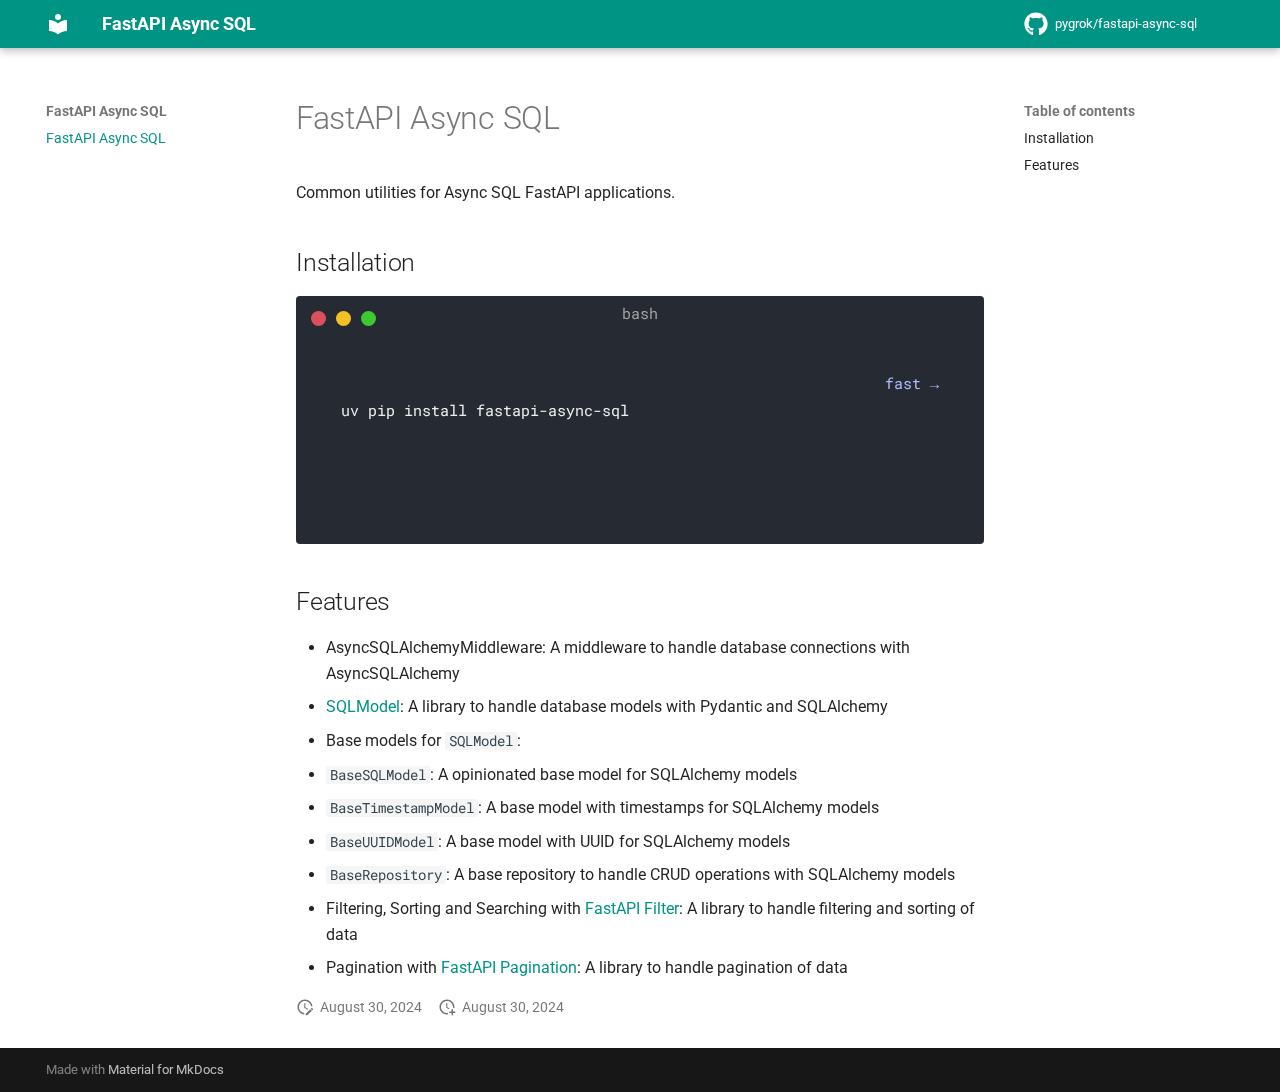
<file: index.html>
<!doctype html>
<html lang="en" class="no-js">
  <head>
    
      <meta charset="utf-8">
      <meta name="viewport" content="width=device-width,initial-scale=1">
      
      
      
        <link rel="canonical" href="https://pygrok.github.io/fastapi-async-sql/">
      
      
      
      
      <link rel="icon" href="assets/images/favicon.png">
      <meta name="generator" content="mkdocs-1.6.0, mkdocs-material-9.5.33">
    
    
      
        <title>FastAPI Async SQL</title>
      
    
    
      <link rel="stylesheet" href="assets/stylesheets/main.3cba04c6.min.css">
      
        
        <link rel="stylesheet" href="assets/stylesheets/palette.06af60db.min.css">
      
      


    
    
      
    
    
      
        
        
        <link rel="preconnect" href="https://fonts.gstatic.com" crossorigin>
        <link rel="stylesheet" href="https://fonts.googleapis.com/css?family=Roboto:300,300i,400,400i,700,700i%7CRoboto+Mono:400,400i,700,700i&display=fallback">
        <style>:root{--md-text-font:"Roboto";--md-code-font:"Roboto Mono"}</style>
      
    
    
      <link rel="stylesheet" href="termynal.css">
    
    <script>__md_scope=new URL(".",location),__md_hash=e=>[...e].reduce((e,_)=>(e<<5)-e+_.charCodeAt(0),0),__md_get=(e,_=localStorage,t=__md_scope)=>JSON.parse(_.getItem(t.pathname+"."+e)),__md_set=(e,_,t=localStorage,a=__md_scope)=>{try{t.setItem(a.pathname+"."+e,JSON.stringify(_))}catch(e){}}</script>
    
      

    
    
    
  </head>
  
  
    
    
    
    
    
    <body dir="ltr" data-md-color-scheme="default" data-md-color-primary="teal" data-md-color-accent="indigo">
  
    
    <input class="md-toggle" data-md-toggle="drawer" type="checkbox" id="__drawer" autocomplete="off">
    <input class="md-toggle" data-md-toggle="search" type="checkbox" id="__search" autocomplete="off">
    <label class="md-overlay" for="__drawer"></label>
    <div data-md-component="skip">
      
        
        <a href="#fastapi-async-sql" class="md-skip">
          Skip to content
        </a>
      
    </div>
    <div data-md-component="announce">
      
    </div>
    
    
      

  

<header class="md-header md-header--shadow" data-md-component="header">
  <nav class="md-header__inner md-grid" aria-label="Header">
    <a href="." title="FastAPI Async SQL" class="md-header__button md-logo" aria-label="FastAPI Async SQL" data-md-component="logo">
      
  
  <svg xmlns="http://www.w3.org/2000/svg" viewBox="0 0 24 24"><path d="M12 8a3 3 0 0 0 3-3 3 3 0 0 0-3-3 3 3 0 0 0-3 3 3 3 0 0 0 3 3m0 3.54C9.64 9.35 6.5 8 3 8v11c3.5 0 6.64 1.35 9 3.54 2.36-2.19 5.5-3.54 9-3.54V8c-3.5 0-6.64 1.35-9 3.54Z"/></svg>

    </a>
    <label class="md-header__button md-icon" for="__drawer">
      
      <svg xmlns="http://www.w3.org/2000/svg" viewBox="0 0 24 24"><path d="M3 6h18v2H3V6m0 5h18v2H3v-2m0 5h18v2H3v-2Z"/></svg>
    </label>
    <div class="md-header__title" data-md-component="header-title">
      <div class="md-header__ellipsis">
        <div class="md-header__topic">
          <span class="md-ellipsis">
            FastAPI Async SQL
          </span>
        </div>
        <div class="md-header__topic" data-md-component="header-topic">
          <span class="md-ellipsis">
            
              FastAPI Async SQL
            
          </span>
        </div>
      </div>
    </div>
    
      
    
    
    
    
    
      <div class="md-header__source">
        <a href="https://github.com/pygrok/fastapi-async-sql" title="Go to repository" class="md-source" data-md-component="source">
  <div class="md-source__icon md-icon">
    
    <svg xmlns="http://www.w3.org/2000/svg" viewBox="0 0 496 512"><!--! Font Awesome Free 6.6.0 by @fontawesome - https://fontawesome.com License - https://fontawesome.com/license/free (Icons: CC BY 4.0, Fonts: SIL OFL 1.1, Code: MIT License) Copyright 2024 Fonticons, Inc.--><path d="M165.9 397.4c0 2-2.3 3.6-5.2 3.6-3.3.3-5.6-1.3-5.6-3.6 0-2 2.3-3.6 5.2-3.6 3-.3 5.6 1.3 5.6 3.6zm-31.1-4.5c-.7 2 1.3 4.3 4.3 4.9 2.6 1 5.6 0 6.2-2s-1.3-4.3-4.3-5.2c-2.6-.7-5.5.3-6.2 2.3zm44.2-1.7c-2.9.7-4.9 2.6-4.6 4.9.3 2 2.9 3.3 5.9 2.6 2.9-.7 4.9-2.6 4.6-4.6-.3-1.9-3-3.2-5.9-2.9zM244.8 8C106.1 8 0 113.3 0 252c0 110.9 69.8 205.8 169.5 239.2 12.8 2.3 17.3-5.6 17.3-12.1 0-6.2-.3-40.4-.3-61.4 0 0-70 15-84.7-29.8 0 0-11.4-29.1-27.8-36.6 0 0-22.9-15.7 1.6-15.4 0 0 24.9 2 38.6 25.8 21.9 38.6 58.6 27.5 72.9 20.9 2.3-16 8.8-27.1 16-33.7-55.9-6.2-112.3-14.3-112.3-110.5 0-27.5 7.6-41.3 23.6-58.9-2.6-6.5-11.1-33.3 2.6-67.9 20.9-6.5 69 27 69 27 20-5.6 41.5-8.5 62.8-8.5s42.8 2.9 62.8 8.5c0 0 48.1-33.6 69-27 13.7 34.7 5.2 61.4 2.6 67.9 16 17.7 25.8 31.5 25.8 58.9 0 96.5-58.9 104.2-114.8 110.5 9.2 7.9 17 22.9 17 46.4 0 33.7-.3 75.4-.3 83.6 0 6.5 4.6 14.4 17.3 12.1C428.2 457.8 496 362.9 496 252 496 113.3 383.5 8 244.8 8zM97.2 352.9c-1.3 1-1 3.3.7 5.2 1.6 1.6 3.9 2.3 5.2 1 1.3-1 1-3.3-.7-5.2-1.6-1.6-3.9-2.3-5.2-1zm-10.8-8.1c-.7 1.3.3 2.9 2.3 3.9 1.6 1 3.6.7 4.3-.7.7-1.3-.3-2.9-2.3-3.9-2-.6-3.6-.3-4.3.7zm32.4 35.6c-1.6 1.3-1 4.3 1.3 6.2 2.3 2.3 5.2 2.6 6.5 1 1.3-1.3.7-4.3-1.3-6.2-2.2-2.3-5.2-2.6-6.5-1zm-11.4-14.7c-1.6 1-1.6 3.6 0 5.9 1.6 2.3 4.3 3.3 5.6 2.3 1.6-1.3 1.6-3.9 0-6.2-1.4-2.3-4-3.3-5.6-2z"/></svg>
  </div>
  <div class="md-source__repository">
    pygrok/fastapi-async-sql
  </div>
</a>
      </div>
    
  </nav>
  
</header>
    
    <div class="md-container" data-md-component="container">
      
      
        
          
        
      
      <main class="md-main" data-md-component="main">
        <div class="md-main__inner md-grid">
          
            
              
              <div class="md-sidebar md-sidebar--primary" data-md-component="sidebar" data-md-type="navigation" >
                <div class="md-sidebar__scrollwrap">
                  <div class="md-sidebar__inner">
                    



<nav class="md-nav md-nav--primary" aria-label="Navigation" data-md-level="0">
  <label class="md-nav__title" for="__drawer">
    <a href="." title="FastAPI Async SQL" class="md-nav__button md-logo" aria-label="FastAPI Async SQL" data-md-component="logo">
      
  
  <svg xmlns="http://www.w3.org/2000/svg" viewBox="0 0 24 24"><path d="M12 8a3 3 0 0 0 3-3 3 3 0 0 0-3-3 3 3 0 0 0-3 3 3 3 0 0 0 3 3m0 3.54C9.64 9.35 6.5 8 3 8v11c3.5 0 6.64 1.35 9 3.54 2.36-2.19 5.5-3.54 9-3.54V8c-3.5 0-6.64 1.35-9 3.54Z"/></svg>

    </a>
    FastAPI Async SQL
  </label>
  
    <div class="md-nav__source">
      <a href="https://github.com/pygrok/fastapi-async-sql" title="Go to repository" class="md-source" data-md-component="source">
  <div class="md-source__icon md-icon">
    
    <svg xmlns="http://www.w3.org/2000/svg" viewBox="0 0 496 512"><!--! Font Awesome Free 6.6.0 by @fontawesome - https://fontawesome.com License - https://fontawesome.com/license/free (Icons: CC BY 4.0, Fonts: SIL OFL 1.1, Code: MIT License) Copyright 2024 Fonticons, Inc.--><path d="M165.9 397.4c0 2-2.3 3.6-5.2 3.6-3.3.3-5.6-1.3-5.6-3.6 0-2 2.3-3.6 5.2-3.6 3-.3 5.6 1.3 5.6 3.6zm-31.1-4.5c-.7 2 1.3 4.3 4.3 4.9 2.6 1 5.6 0 6.2-2s-1.3-4.3-4.3-5.2c-2.6-.7-5.5.3-6.2 2.3zm44.2-1.7c-2.9.7-4.9 2.6-4.6 4.9.3 2 2.9 3.3 5.9 2.6 2.9-.7 4.9-2.6 4.6-4.6-.3-1.9-3-3.2-5.9-2.9zM244.8 8C106.1 8 0 113.3 0 252c0 110.9 69.8 205.8 169.5 239.2 12.8 2.3 17.3-5.6 17.3-12.1 0-6.2-.3-40.4-.3-61.4 0 0-70 15-84.7-29.8 0 0-11.4-29.1-27.8-36.6 0 0-22.9-15.7 1.6-15.4 0 0 24.9 2 38.6 25.8 21.9 38.6 58.6 27.5 72.9 20.9 2.3-16 8.8-27.1 16-33.7-55.9-6.2-112.3-14.3-112.3-110.5 0-27.5 7.6-41.3 23.6-58.9-2.6-6.5-11.1-33.3 2.6-67.9 20.9-6.5 69 27 69 27 20-5.6 41.5-8.5 62.8-8.5s42.8 2.9 62.8 8.5c0 0 48.1-33.6 69-27 13.7 34.7 5.2 61.4 2.6 67.9 16 17.7 25.8 31.5 25.8 58.9 0 96.5-58.9 104.2-114.8 110.5 9.2 7.9 17 22.9 17 46.4 0 33.7-.3 75.4-.3 83.6 0 6.5 4.6 14.4 17.3 12.1C428.2 457.8 496 362.9 496 252 496 113.3 383.5 8 244.8 8zM97.2 352.9c-1.3 1-1 3.3.7 5.2 1.6 1.6 3.9 2.3 5.2 1 1.3-1 1-3.3-.7-5.2-1.6-1.6-3.9-2.3-5.2-1zm-10.8-8.1c-.7 1.3.3 2.9 2.3 3.9 1.6 1 3.6.7 4.3-.7.7-1.3-.3-2.9-2.3-3.9-2-.6-3.6-.3-4.3.7zm32.4 35.6c-1.6 1.3-1 4.3 1.3 6.2 2.3 2.3 5.2 2.6 6.5 1 1.3-1.3.7-4.3-1.3-6.2-2.2-2.3-5.2-2.6-6.5-1zm-11.4-14.7c-1.6 1-1.6 3.6 0 5.9 1.6 2.3 4.3 3.3 5.6 2.3 1.6-1.3 1.6-3.9 0-6.2-1.4-2.3-4-3.3-5.6-2z"/></svg>
  </div>
  <div class="md-source__repository">
    pygrok/fastapi-async-sql
  </div>
</a>
    </div>
  
  <ul class="md-nav__list" data-md-scrollfix>
    
      
      
  
  
    
  
  
  
    <li class="md-nav__item md-nav__item--active">
      
      <input class="md-nav__toggle md-toggle" type="checkbox" id="__toc">
      
      
        
      
      
        <label class="md-nav__link md-nav__link--active" for="__toc">
          
  
  <span class="md-ellipsis">
    FastAPI Async SQL
  </span>
  

          <span class="md-nav__icon md-icon"></span>
        </label>
      
      <a href="." class="md-nav__link md-nav__link--active">
        
  
  <span class="md-ellipsis">
    FastAPI Async SQL
  </span>
  

      </a>
      
        

<nav class="md-nav md-nav--secondary" aria-label="Table of contents">
  
  
  
    
  
  
    <label class="md-nav__title" for="__toc">
      <span class="md-nav__icon md-icon"></span>
      Table of contents
    </label>
    <ul class="md-nav__list" data-md-component="toc" data-md-scrollfix>
      
        <li class="md-nav__item">
  <a href="#installation" class="md-nav__link">
    <span class="md-ellipsis">
      Installation
    </span>
  </a>
  
</li>
      
        <li class="md-nav__item">
  <a href="#features" class="md-nav__link">
    <span class="md-ellipsis">
      Features
    </span>
  </a>
  
</li>
      
    </ul>
  
</nav>
      
    </li>
  

    
  </ul>
</nav>
                  </div>
                </div>
              </div>
            
            
              
              <div class="md-sidebar md-sidebar--secondary" data-md-component="sidebar" data-md-type="toc" >
                <div class="md-sidebar__scrollwrap">
                  <div class="md-sidebar__inner">
                    

<nav class="md-nav md-nav--secondary" aria-label="Table of contents">
  
  
  
    
  
  
    <label class="md-nav__title" for="__toc">
      <span class="md-nav__icon md-icon"></span>
      Table of contents
    </label>
    <ul class="md-nav__list" data-md-component="toc" data-md-scrollfix>
      
        <li class="md-nav__item">
  <a href="#installation" class="md-nav__link">
    <span class="md-ellipsis">
      Installation
    </span>
  </a>
  
</li>
      
        <li class="md-nav__item">
  <a href="#features" class="md-nav__link">
    <span class="md-ellipsis">
      Features
    </span>
  </a>
  
</li>
      
    </ul>
  
</nav>
                  </div>
                </div>
              </div>
            
          
          
            <div class="md-content" data-md-component="content">
              <article class="md-content__inner md-typeset">
                
                  

  
  


<h1 id="fastapi-async-sql">FastAPI Async SQL</h1>
<p>Common utilities for Async SQL FastAPI applications.</p>
<h2 id="installation">Installation</h2>
<div class="termy" data-termynal data-ty-macos data-ty-title="bash"><span data-ty>uv pip install fastapi-async-sql</span><span data-ty="progress"></span><span data-ty></span></div>

<h2 id="features">Features</h2>
<ul>
<li>AsyncSQLAlchemyMiddleware: A middleware to handle database connections with AsyncSQLAlchemy</li>
<li><a href="https://sqlmodel.tiangolo.com/">SQLModel</a>: A library to handle database models with Pydantic and SQLAlchemy</li>
<li>Base models for <code>SQLModel</code>:</li>
<li><code>BaseSQLModel</code>: A opinionated base model for SQLAlchemy models</li>
<li><code>BaseTimestampModel</code>: A base model with timestamps for SQLAlchemy models</li>
<li><code>BaseUUIDModel</code>: A base model with UUID for SQLAlchemy models</li>
<li><code>BaseRepository</code>: A base repository to handle CRUD operations with SQLAlchemy models</li>
<li>Filtering, Sorting and Searching with <a href="https://fastapi-filter.netlify.app/">FastAPI Filter</a>: A library to handle filtering and sorting of data</li>
<li>Pagination with <a href="https://uriyyo-fastapi-pagination.netlify.app/">FastAPI Pagination</a>: A library to handle pagination of data</li>
</ul>







  
    
  
  
    
  


  <aside class="md-source-file">
    
      
  <span class="md-source-file__fact">
    <span class="md-icon" title="Last update">
      <svg xmlns="http://www.w3.org/2000/svg" viewBox="0 0 24 24"><path d="M21 13.1c-.1 0-.3.1-.4.2l-1 1 2.1 2.1 1-1c.2-.2.2-.6 0-.8l-1.3-1.3c-.1-.1-.2-.2-.4-.2m-1.9 1.8-6.1 6V23h2.1l6.1-6.1-2.1-2M12.5 7v5.2l4 2.4-1 1L11 13V7h1.5M11 21.9c-5.1-.5-9-4.8-9-9.9C2 6.5 6.5 2 12 2c5.3 0 9.6 4.1 10 9.3-.3-.1-.6-.2-1-.2s-.7.1-1 .2C19.6 7.2 16.2 4 12 4c-4.4 0-8 3.6-8 8 0 4.1 3.1 7.5 7.1 7.9l-.1.2v1.8Z"/></svg>
    </span>
    <span class="git-revision-date-localized-plugin git-revision-date-localized-plugin-date">August 30, 2024</span>
  </span>

    
    
      
  <span class="md-source-file__fact">
    <span class="md-icon" title="Created">
      <svg xmlns="http://www.w3.org/2000/svg" viewBox="0 0 24 24"><path d="M14.47 15.08 11 13V7h1.5v5.25l3.08 1.83c-.41.28-.79.62-1.11 1m-1.39 4.84c-.36.05-.71.08-1.08.08-4.42 0-8-3.58-8-8s3.58-8 8-8 8 3.58 8 8c0 .37-.03.72-.08 1.08.69.1 1.33.32 1.92.64.1-.56.16-1.13.16-1.72 0-5.5-4.5-10-10-10S2 6.5 2 12s4.47 10 10 10c.59 0 1.16-.06 1.72-.16-.32-.59-.54-1.23-.64-1.92M18 15v3h-3v2h3v3h2v-3h3v-2h-3v-3h-2Z"/></svg>
    </span>
    <span class="git-revision-date-localized-plugin git-revision-date-localized-plugin-date">August 30, 2024</span>
  </span>

    
    
    
  </aside>





                
              </article>
            </div>
          
          
<script>var target=document.getElementById(location.hash.slice(1));target&&target.name&&(target.checked=target.name.startsWith("__tabbed_"))</script>
        </div>
        
      </main>
      
        <footer class="md-footer">
  
  <div class="md-footer-meta md-typeset">
    <div class="md-footer-meta__inner md-grid">
      <div class="md-copyright">
  
  
    Made with
    <a href="https://squidfunk.github.io/mkdocs-material/" target="_blank" rel="noopener">
      Material for MkDocs
    </a>
  
</div>
      
    </div>
  </div>
</footer>
      
    </div>
    <div class="md-dialog" data-md-component="dialog">
      <div class="md-dialog__inner md-typeset"></div>
    </div>
    
    
    <script id="__config" type="application/json">{"base": ".", "features": ["content.code.copy"], "search": "assets/javascripts/workers/search.b8dbb3d2.min.js", "translations": {"clipboard.copied": "Copied to clipboard", "clipboard.copy": "Copy to clipboard", "search.result.more.one": "1 more on this page", "search.result.more.other": "# more on this page", "search.result.none": "No matching documents", "search.result.one": "1 matching document", "search.result.other": "# matching documents", "search.result.placeholder": "Type to start searching", "search.result.term.missing": "Missing", "select.version": "Select version"}}</script>
    
    
      <script src="assets/javascripts/bundle.af256bd8.min.js"></script>
      
        <script src="termynal.js"></script>
      
    
  </body>
</html>
</file>
<file: termynal.css>
/**
 * termynal.js
 *
 * @author Ines Montani <ines@ines.io>
 * @version 0.0.1
 * @license MIT
 */

 :root {
    --color-bg: #252a33;
    --color-text: #eee;
    --color-text-subtle: #a2a2a2;
}

[data-termynal] {
    max-width: 100%;
    overflow-x: auto;
    background: var(--color-bg);
    color: var(--color-text);
    font-size: 15px;
    font-family: 'Roboto Mono', 'Fira Mono', Consolas, Menlo, Monaco, 'Courier New', Courier, monospace;
    border-radius: 4px;
    padding: 75px 45px 35px;
    position: relative;
    -webkit-box-sizing: border-box;
            box-sizing: border-box;
}

[data-termynal][data-ty-macos]:before {
    content: '';
    position: absolute;
    top: 15px;
    left: 15px;
    display: inline-block;
    width: 15px;
    height: 15px;
    border-radius: 50%;
    /* A little hack to display the window buttons in one pseudo element. */
    background: #d9515d;
    -webkit-box-shadow: 25px 0 0 #f4c025, 50px 0 0 #3ec930;
            box-shadow: 25px 0 0 #f4c025, 50px 0 0 #3ec930;
}

[data-termynal][data-ty-windows]:before {
    content: '';
    position: absolute;
    top: 15px;
    right: 15px;
    display: inline-block;
    width: 15px;
    height: 15px;
    /* A little hack to display the window buttons in one pseudo element. */
    background: #d9515d;
    -webkit-box-shadow: -25px 0 0 #e6e6e6, -50px 0 0 #e6e6e6;
            box-shadow: -25px 0 0 #e6e6e6, -50px 0 0 #e6e6e6;
}

[data-termynal]:after {
    content: 'bash';
    position: absolute;
    color: var(--color-text-subtle);
    top: 5px;
    left: 0;
    width: 100%;
    text-align: center;
}

[data-termynal][data-ty-title]:after {
    content: attr(data-ty-title);
}

a[data-terminal-control] {
    text-align: right;
    display: block;
    color: #aebbff;
}

[data-ty] {
    display: block;
    line-height: 2;
    white-space: pre;
}

[data-ty]:before {
    /* Set up defaults and ensure empty lines are displayed. */
    content: '';
    display: inline-block;
    vertical-align: middle;
}

[data-ty="input"]:before,
[data-ty-prompt]:before {
    margin-right: 0.75em;
    color: var(--color-text-subtle);
}

[data-ty="input"]:before {
    content: '$';
}

[data-ty][data-ty-prompt]:before {
    content: attr(data-ty-prompt);
}

[data-ty-cursor]:after {
    content: attr(data-ty-cursor);
    font-family: monospace;
    margin-left: 0.5em;
    -webkit-animation: blink 1s infinite;
            animation: blink 1s infinite;
}


/* Cursor animation */

@-webkit-keyframes blink {
    50% {
        opacity: 0;
    }
}

@keyframes blink {
    50% {
        opacity: 0;
    }
}


.termynal-comment {
    color: #4a968f;
    font-style: italic;
    display: block;
}
</file>
<file: assets/stylesheets/main.3cba04c6.min.css>
@charset "UTF-8";html{-webkit-text-size-adjust:none;-moz-text-size-adjust:none;text-size-adjust:none;box-sizing:border-box}*,:after,:before{box-sizing:inherit}@media (prefers-reduced-motion){*,:after,:before{transition:none!important}}body{margin:0}a,button,input,label{-webkit-tap-highlight-color:transparent}a{color:inherit;text-decoration:none}hr{border:0;box-sizing:initial;display:block;height:.05rem;overflow:visible;padding:0}small{font-size:80%}sub,sup{line-height:1em}img{border-style:none}table{border-collapse:initial;border-spacing:0}td,th{font-weight:400;vertical-align:top}button{background:#0000;border:0;font-family:inherit;font-size:inherit;margin:0;padding:0}input{border:0;outline:none}:root{--md-primary-fg-color:#4051b5;--md-primary-fg-color--light:#5d6cc0;--md-primary-fg-color--dark:#303fa1;--md-primary-bg-color:#fff;--md-primary-bg-color--light:#ffffffb3;--md-accent-fg-color:#526cfe;--md-accent-fg-color--transparent:#526cfe1a;--md-accent-bg-color:#fff;--md-accent-bg-color--light:#ffffffb3}[data-md-color-scheme=default]{color-scheme:light}[data-md-color-scheme=default] img[src$="#gh-dark-mode-only"],[data-md-color-scheme=default] img[src$="#only-dark"]{display:none}:root,[data-md-color-scheme=default]{--md-hue:225deg;--md-default-fg-color:#000000de;--md-default-fg-color--light:#0000008a;--md-default-fg-color--lighter:#00000052;--md-default-fg-color--lightest:#00000012;--md-default-bg-color:#fff;--md-default-bg-color--light:#ffffffb3;--md-default-bg-color--lighter:#ffffff4d;--md-default-bg-color--lightest:#ffffff1f;--md-code-fg-color:#36464e;--md-code-bg-color:#f5f5f5;--md-code-hl-color:#4287ff;--md-code-hl-color--light:#4287ff1a;--md-code-hl-number-color:#d52a2a;--md-code-hl-special-color:#db1457;--md-code-hl-function-color:#a846b9;--md-code-hl-constant-color:#6e59d9;--md-code-hl-keyword-color:#3f6ec6;--md-code-hl-string-color:#1c7d4d;--md-code-hl-name-color:var(--md-code-fg-color);--md-code-hl-operator-color:var(--md-default-fg-color--light);--md-code-hl-punctuation-color:var(--md-default-fg-color--light);--md-code-hl-comment-color:var(--md-default-fg-color--light);--md-code-hl-generic-color:var(--md-default-fg-color--light);--md-code-hl-variable-color:var(--md-default-fg-color--light);--md-typeset-color:var(--md-default-fg-color);--md-typeset-a-color:var(--md-primary-fg-color);--md-typeset-del-color:#f5503d26;--md-typeset-ins-color:#0bd57026;--md-typeset-kbd-color:#fafafa;--md-typeset-kbd-accent-color:#fff;--md-typeset-kbd-border-color:#b8b8b8;--md-typeset-mark-color:#ffff0080;--md-typeset-table-color:#0000001f;--md-typeset-table-color--light:rgba(0,0,0,.035);--md-admonition-fg-color:var(--md-default-fg-color);--md-admonition-bg-color:var(--md-default-bg-color);--md-warning-fg-color:#000000de;--md-warning-bg-color:#ff9;--md-footer-fg-color:#fff;--md-footer-fg-color--light:#ffffffb3;--md-footer-fg-color--lighter:#ffffff73;--md-footer-bg-color:#000000de;--md-footer-bg-color--dark:#00000052;--md-shadow-z1:0 0.2rem 0.5rem #0000000d,0 0 0.05rem #0000001a;--md-shadow-z2:0 0.2rem 0.5rem #0000001a,0 0 0.05rem #00000040;--md-shadow-z3:0 0.2rem 0.5rem #0003,0 0 0.05rem #00000059}.md-icon svg{fill:currentcolor;display:block;height:1.2rem;width:1.2rem}body{-webkit-font-smoothing:antialiased;-moz-osx-font-smoothing:grayscale;--md-text-font-family:var(--md-text-font,_),-apple-system,BlinkMacSystemFont,Helvetica,Arial,sans-serif;--md-code-font-family:var(--md-code-font,_),SFMono-Regular,Consolas,Menlo,monospace}aside,body,input{font-feature-settings:"kern","liga";color:var(--md-typeset-color);font-family:var(--md-text-font-family)}code,kbd,pre{font-feature-settings:"kern";font-family:var(--md-code-font-family)}:root{--md-typeset-table-sort-icon:url('data:image/svg+xml;charset=utf-8,<svg xmlns="http://www.w3.org/2000/svg" viewBox="0 0 24 24"><path d="m18 21-4-4h3V7h-3l4-4 4 4h-3v10h3M2 19v-2h10v2M2 13v-2h7v2M2 7V5h4v2H2Z"/></svg>');--md-typeset-table-sort-icon--asc:url('data:image/svg+xml;charset=utf-8,<svg xmlns="http://www.w3.org/2000/svg" viewBox="0 0 24 24"><path d="M19 17h3l-4 4-4-4h3V3h2M2 17h10v2H2M6 5v2H2V5m0 6h7v2H2v-2Z"/></svg>');--md-typeset-table-sort-icon--desc:url('data:image/svg+xml;charset=utf-8,<svg xmlns="http://www.w3.org/2000/svg" viewBox="0 0 24 24"><path d="M19 7h3l-4-4-4 4h3v14h2M2 17h10v2H2M6 5v2H2V5m0 6h7v2H2v-2Z"/></svg>')}.md-typeset{-webkit-print-color-adjust:exact;color-adjust:exact;font-size:.8rem;line-height:1.6}@media print{.md-typeset{font-size:.68rem}}.md-typeset blockquote,.md-typeset dl,.md-typeset figure,.md-typeset ol,.md-typeset pre,.md-typeset ul{margin-bottom:1em;margin-top:1em}.md-typeset h1{color:var(--md-default-fg-color--light);font-size:2em;line-height:1.3;margin:0 0 1.25em}.md-typeset h1,.md-typeset h2{font-weight:300;letter-spacing:-.01em}.md-typeset h2{font-size:1.5625em;line-height:1.4;margin:1.6em 0 .64em}.md-typeset h3{font-size:1.25em;font-weight:400;letter-spacing:-.01em;line-height:1.5;margin:1.6em 0 .8em}.md-typeset h2+h3{margin-top:.8em}.md-typeset h4{font-weight:700;letter-spacing:-.01em;margin:1em 0}.md-typeset h5,.md-typeset h6{color:var(--md-default-fg-color--light);font-size:.8em;font-weight:700;letter-spacing:-.01em;margin:1.25em 0}.md-typeset h5{text-transform:uppercase}.md-typeset hr{border-bottom:.05rem solid var(--md-default-fg-color--lightest);display:flow-root;margin:1.5em 0}.md-typeset a{color:var(--md-typeset-a-color);word-break:break-word}.md-typeset a,.md-typeset a:before{transition:color 125ms}.md-typeset a:focus,.md-typeset a:hover{color:var(--md-accent-fg-color)}.md-typeset a:focus code,.md-typeset a:hover code{background-color:var(--md-accent-fg-color--transparent)}.md-typeset a code{color:currentcolor;transition:background-color 125ms}.md-typeset a.focus-visible{outline-color:var(--md-accent-fg-color);outline-offset:.2rem}.md-typeset code,.md-typeset kbd,.md-typeset pre{color:var(--md-code-fg-color);direction:ltr;font-variant-ligatures:none}@media print{.md-typeset code,.md-typeset kbd,.md-typeset pre{white-space:pre-wrap}}.md-typeset code{background-color:var(--md-code-bg-color);border-radius:.1rem;-webkit-box-decoration-break:clone;box-decoration-break:clone;font-size:.85em;padding:0 .2941176471em;word-break:break-word}.md-typeset code:not(.focus-visible){-webkit-tap-highlight-color:transparent;outline:none}.md-typeset pre{display:flow-root;line-height:1.4;position:relative}.md-typeset pre>code{-webkit-box-decoration-break:slice;box-decoration-break:slice;box-shadow:none;display:block;margin:0;outline-color:var(--md-accent-fg-color);overflow:auto;padding:.7720588235em 1.1764705882em;scrollbar-color:var(--md-default-fg-color--lighter) #0000;scrollbar-width:thin;touch-action:auto;word-break:normal}.md-typeset pre>code:hover{scrollbar-color:var(--md-accent-fg-color) #0000}.md-typeset pre>code::-webkit-scrollbar{height:.2rem;width:.2rem}.md-typeset pre>code::-webkit-scrollbar-thumb{background-color:var(--md-default-fg-color--lighter)}.md-typeset pre>code::-webkit-scrollbar-thumb:hover{background-color:var(--md-accent-fg-color)}.md-typeset kbd{background-color:var(--md-typeset-kbd-color);border-radius:.1rem;box-shadow:0 .1rem 0 .05rem var(--md-typeset-kbd-border-color),0 .1rem 0 var(--md-typeset-kbd-border-color),0 -.1rem .2rem var(--md-typeset-kbd-accent-color) inset;color:var(--md-default-fg-color);display:inline-block;font-size:.75em;padding:0 .6666666667em;vertical-align:text-top;word-break:break-word}.md-typeset mark{background-color:var(--md-typeset-mark-color);-webkit-box-decoration-break:clone;box-decoration-break:clone;color:inherit;word-break:break-word}.md-typeset abbr{border-bottom:.05rem dotted var(--md-default-fg-color--light);cursor:help;text-decoration:none}.md-typeset small{opacity:.75}[dir=ltr] .md-typeset sub,[dir=ltr] .md-typeset sup{margin-left:.078125em}[dir=rtl] .md-typeset sub,[dir=rtl] .md-typeset sup{margin-right:.078125em}[dir=ltr] .md-typeset blockquote{padding-left:.6rem}[dir=rtl] .md-typeset blockquote{padding-right:.6rem}[dir=ltr] .md-typeset blockquote{border-left:.2rem solid var(--md-default-fg-color--lighter)}[dir=rtl] .md-typeset blockquote{border-right:.2rem solid var(--md-default-fg-color--lighter)}.md-typeset blockquote{color:var(--md-default-fg-color--light);margin-left:0;margin-right:0}.md-typeset ul{list-style-type:disc}[dir=ltr] .md-typeset ol,[dir=ltr] .md-typeset ul{margin-left:.625em}[dir=rtl] .md-typeset ol,[dir=rtl] .md-typeset ul{margin-right:.625em}.md-typeset ol,.md-typeset ul{padding:0}.md-typeset ol:not([hidden]),.md-typeset ul:not([hidden]){display:flow-root}.md-typeset ol ol,.md-typeset ul ol{list-style-type:lower-alpha}.md-typeset ol ol ol,.md-typeset ul ol ol{list-style-type:lower-roman}[dir=ltr] .md-typeset ol li,[dir=ltr] .md-typeset ul li{margin-left:1.25em}[dir=rtl] .md-typeset ol li,[dir=rtl] .md-typeset ul li{margin-right:1.25em}.md-typeset ol li,.md-typeset ul li{margin-bottom:.5em}.md-typeset ol li blockquote,.md-typeset ol li p,.md-typeset ul li blockquote,.md-typeset ul li p{margin:.5em 0}.md-typeset ol li:last-child,.md-typeset ul li:last-child{margin-bottom:0}[dir=ltr] .md-typeset ol li ol,[dir=ltr] .md-typeset ol li ul,[dir=ltr] .md-typeset ul li ol,[dir=ltr] .md-typeset ul li ul{margin-left:.625em}[dir=rtl] .md-typeset ol li ol,[dir=rtl] .md-typeset ol li ul,[dir=rtl] .md-typeset ul li ol,[dir=rtl] .md-typeset ul li ul{margin-right:.625em}.md-typeset ol li ol,.md-typeset ol li ul,.md-typeset ul li ol,.md-typeset ul li ul{margin-bottom:.5em;margin-top:.5em}[dir=ltr] .md-typeset dd{margin-left:1.875em}[dir=rtl] .md-typeset dd{margin-right:1.875em}.md-typeset dd{margin-bottom:1.5em;margin-top:1em}.md-typeset img,.md-typeset svg,.md-typeset video{height:auto;max-width:100%}.md-typeset img[align=left]{margin:1em 1em 1em 0}.md-typeset img[align=right]{margin:1em 0 1em 1em}.md-typeset img[align]:only-child{margin-top:0}.md-typeset figure{display:flow-root;margin:1em auto;max-width:100%;text-align:center;width:-moz-fit-content;width:fit-content}.md-typeset figure img{display:block;margin:0 auto}.md-typeset figcaption{font-style:italic;margin:1em auto;max-width:24rem}.md-typeset iframe{max-width:100%}.md-typeset table:not([class]){background-color:var(--md-default-bg-color);border:.05rem solid var(--md-typeset-table-color);border-radius:.1rem;display:inline-block;font-size:.64rem;max-width:100%;overflow:auto;touch-action:auto}@media print{.md-typeset table:not([class]){display:table}}.md-typeset table:not([class])+*{margin-top:1.5em}.md-typeset table:not([class]) td>:first-child,.md-typeset table:not([class]) th>:first-child{margin-top:0}.md-typeset table:not([class]) td>:last-child,.md-typeset table:not([class]) th>:last-child{margin-bottom:0}.md-typeset table:not([class]) td:not([align]),.md-typeset table:not([class]) th:not([align]){text-align:left}[dir=rtl] .md-typeset table:not([class]) td:not([align]),[dir=rtl] .md-typeset table:not([class]) th:not([align]){text-align:right}.md-typeset table:not([class]) th{font-weight:700;min-width:5rem;padding:.9375em 1.25em;vertical-align:top}.md-typeset table:not([class]) td{border-top:.05rem solid var(--md-typeset-table-color);padding:.9375em 1.25em;vertical-align:top}.md-typeset table:not([class]) tbody tr{transition:background-color 125ms}.md-typeset table:not([class]) tbody tr:hover{background-color:var(--md-typeset-table-color--light);box-shadow:0 .05rem 0 var(--md-default-bg-color) inset}.md-typeset table:not([class]) a{word-break:normal}.md-typeset table th[role=columnheader]{cursor:pointer}[dir=ltr] .md-typeset table th[role=columnheader]:after{margin-left:.5em}[dir=rtl] .md-typeset table th[role=columnheader]:after{margin-right:.5em}.md-typeset table th[role=columnheader]:after{content:"";display:inline-block;height:1.2em;-webkit-mask-image:var(--md-typeset-table-sort-icon);mask-image:var(--md-typeset-table-sort-icon);-webkit-mask-repeat:no-repeat;mask-repeat:no-repeat;-webkit-mask-size:contain;mask-size:contain;transition:background-color 125ms;vertical-align:text-bottom;width:1.2em}.md-typeset table th[role=columnheader]:hover:after{background-color:var(--md-default-fg-color--lighter)}.md-typeset table th[role=columnheader][aria-sort=ascending]:after{background-color:var(--md-default-fg-color--light);-webkit-mask-image:var(--md-typeset-table-sort-icon--asc);mask-image:var(--md-typeset-table-sort-icon--asc)}.md-typeset table th[role=columnheader][aria-sort=descending]:after{background-color:var(--md-default-fg-color--light);-webkit-mask-image:var(--md-typeset-table-sort-icon--desc);mask-image:var(--md-typeset-table-sort-icon--desc)}.md-typeset__scrollwrap{margin:1em -.8rem;overflow-x:auto;touch-action:auto}.md-typeset__table{display:inline-block;margin-bottom:.5em;padding:0 .8rem}@media print{.md-typeset__table{display:block}}html .md-typeset__table table{display:table;margin:0;overflow:hidden;width:100%}@media screen and (max-width:44.984375em){.md-content__inner>pre{margin:1em -.8rem}.md-content__inner>pre code{border-radius:0}}.md-typeset .md-author{border-radius:100%;display:block;flex-shrink:0;height:1.6rem;overflow:hidden;position:relative;transition:color 125ms,transform 125ms;width:1.6rem}.md-typeset .md-author img{display:block}.md-typeset .md-author--more{background:var(--md-default-fg-color--lightest);color:var(--md-default-fg-color--lighter);font-size:.6rem;font-weight:700;line-height:1.6rem;text-align:center}.md-typeset .md-author--long{height:2.4rem;width:2.4rem}.md-typeset a.md-author{transform:scale(1)}.md-typeset a.md-author img{border-radius:100%;filter:grayscale(100%) opacity(75%);transition:filter 125ms}.md-typeset a.md-author:focus,.md-typeset a.md-author:hover{transform:scale(1.1);z-index:1}.md-typeset a.md-author:focus img,.md-typeset a.md-author:hover img{filter:grayscale(0)}.md-banner{background-color:var(--md-footer-bg-color);color:var(--md-footer-fg-color);overflow:auto}@media print{.md-banner{display:none}}.md-banner--warning{background-color:var(--md-warning-bg-color);color:var(--md-warning-fg-color)}.md-banner__inner{font-size:.7rem;margin:.6rem auto;padding:0 .8rem}[dir=ltr] .md-banner__button{float:right}[dir=rtl] .md-banner__button{float:left}.md-banner__button{color:inherit;cursor:pointer;transition:opacity .25s}.no-js .md-banner__button{display:none}.md-banner__button:hover{opacity:.7}html{font-size:125%;height:100%;overflow-x:hidden}@media screen and (min-width:100em){html{font-size:137.5%}}@media screen and (min-width:125em){html{font-size:150%}}body{background-color:var(--md-default-bg-color);display:flex;flex-direction:column;font-size:.5rem;min-height:100%;position:relative;width:100%}@media print{body{display:block}}@media screen and (max-width:59.984375em){body[data-md-scrolllock]{position:fixed}}.md-grid{margin-left:auto;margin-right:auto;max-width:61rem}.md-container{display:flex;flex-direction:column;flex-grow:1}@media print{.md-container{display:block}}.md-main{flex-grow:1}.md-main__inner{display:flex;height:100%;margin-top:1.5rem}.md-ellipsis{overflow:hidden;text-overflow:ellipsis}.md-toggle{display:none}.md-option{height:0;opacity:0;position:absolute;width:0}.md-option:checked+label:not([hidden]){display:block}.md-option.focus-visible+label{outline-color:var(--md-accent-fg-color);outline-style:auto}.md-skip{background-color:var(--md-default-fg-color);border-radius:.1rem;color:var(--md-default-bg-color);font-size:.64rem;margin:.5rem;opacity:0;outline-color:var(--md-accent-fg-color);padding:.3rem .5rem;position:fixed;transform:translateY(.4rem);z-index:-1}.md-skip:focus{opacity:1;transform:translateY(0);transition:transform .25s cubic-bezier(.4,0,.2,1),opacity 175ms 75ms;z-index:10}@page{margin:25mm}:root{--md-clipboard-icon:url('data:image/svg+xml;charset=utf-8,<svg xmlns="http://www.w3.org/2000/svg" viewBox="0 0 24 24"><path d="M19 21H8V7h11m0-2H8a2 2 0 0 0-2 2v14a2 2 0 0 0 2 2h11a2 2 0 0 0 2-2V7a2 2 0 0 0-2-2m-3-4H4a2 2 0 0 0-2 2v14h2V3h12V1Z"/></svg>')}.md-clipboard{border-radius:.1rem;color:var(--md-default-fg-color--lightest);cursor:pointer;height:1.5em;outline-color:var(--md-accent-fg-color);outline-offset:.1rem;position:absolute;right:.5em;top:.5em;transition:color .25s;width:1.5em;z-index:1}@media print{.md-clipboard{display:none}}.md-clipboard:not(.focus-visible){-webkit-tap-highlight-color:transparent;outline:none}:hover>.md-clipboard{color:var(--md-default-fg-color--light)}.md-clipboard:focus,.md-clipboard:hover{color:var(--md-accent-fg-color)}.md-clipboard:after{background-color:currentcolor;content:"";display:block;height:1.125em;margin:0 auto;-webkit-mask-image:var(--md-clipboard-icon);mask-image:var(--md-clipboard-icon);-webkit-mask-position:center;mask-position:center;-webkit-mask-repeat:no-repeat;mask-repeat:no-repeat;-webkit-mask-size:contain;mask-size:contain;width:1.125em}.md-clipboard--inline{cursor:pointer}.md-clipboard--inline code{transition:color .25s,background-color .25s}.md-clipboard--inline:focus code,.md-clipboard--inline:hover code{background-color:var(--md-accent-fg-color--transparent);color:var(--md-accent-fg-color)}.md-typeset .md-code__content{display:grid}@keyframes consent{0%{opacity:0;transform:translateY(100%)}to{opacity:1;transform:translateY(0)}}@keyframes overlay{0%{opacity:0}to{opacity:1}}.md-consent__overlay{animation:overlay .25s both;-webkit-backdrop-filter:blur(.1rem);backdrop-filter:blur(.1rem);background-color:#0000008a;height:100%;opacity:1;position:fixed;top:0;width:100%;z-index:5}.md-consent__inner{animation:consent .5s cubic-bezier(.1,.7,.1,1) both;background-color:var(--md-default-bg-color);border:0;border-radius:.1rem;bottom:0;box-shadow:0 0 .2rem #0000001a,0 .2rem .4rem #0003;max-height:100%;overflow:auto;padding:0;position:fixed;width:100%;z-index:5}.md-consent__form{padding:.8rem}.md-consent__settings{display:none;margin:1em 0}input:checked+.md-consent__settings{display:block}.md-consent__controls{margin-bottom:.8rem}.md-typeset .md-consent__controls .md-button{display:inline}@media screen and (max-width:44.984375em){.md-typeset .md-consent__controls .md-button{display:block;margin-top:.4rem;text-align:center;width:100%}}.md-consent label{cursor:pointer}.md-content{flex-grow:1;min-width:0}.md-content__inner{margin:0 .8rem 1.2rem;padding-top:.6rem}@media screen and (min-width:76.25em){[dir=ltr] .md-sidebar--primary:not([hidden])~.md-content>.md-content__inner{margin-left:1.2rem}[dir=ltr] .md-sidebar--secondary:not([hidden])~.md-content>.md-content__inner,[dir=rtl] .md-sidebar--primary:not([hidden])~.md-content>.md-content__inner{margin-right:1.2rem}[dir=rtl] .md-sidebar--secondary:not([hidden])~.md-content>.md-content__inner{margin-left:1.2rem}}.md-content__inner:before{content:"";display:block;height:.4rem}.md-content__inner>:last-child{margin-bottom:0}[dir=ltr] .md-content__button{float:right}[dir=rtl] .md-content__button{float:left}[dir=ltr] .md-content__button{margin-left:.4rem}[dir=rtl] .md-content__button{margin-right:.4rem}.md-content__button{margin:.4rem 0;padding:0}@media print{.md-content__button{display:none}}.md-typeset .md-content__button{color:var(--md-default-fg-color--lighter)}.md-content__button svg{display:inline;vertical-align:top}[dir=rtl] .md-content__button svg{transform:scaleX(-1)}[dir=ltr] .md-dialog{right:.8rem}[dir=rtl] .md-dialog{left:.8rem}.md-dialog{background-color:var(--md-default-fg-color);border-radius:.1rem;bottom:.8rem;box-shadow:var(--md-shadow-z3);min-width:11.1rem;opacity:0;padding:.4rem .6rem;pointer-events:none;position:fixed;transform:translateY(100%);transition:transform 0ms .4s,opacity .4s;z-index:4}@media print{.md-dialog{display:none}}.md-dialog--active{opacity:1;pointer-events:auto;transform:translateY(0);transition:transform .4s cubic-bezier(.075,.85,.175,1),opacity .4s}.md-dialog__inner{color:var(--md-default-bg-color);font-size:.7rem}.md-feedback{margin:2em 0 1em;text-align:center}.md-feedback fieldset{border:none;margin:0;padding:0}.md-feedback__title{font-weight:700;margin:1em auto}.md-feedback__inner{position:relative}.md-feedback__list{display:flex;flex-wrap:wrap;place-content:baseline center;position:relative}.md-feedback__list:hover .md-icon:not(:disabled){color:var(--md-default-fg-color--lighter)}:disabled .md-feedback__list{min-height:1.8rem}.md-feedback__icon{color:var(--md-default-fg-color--light);cursor:pointer;flex-shrink:0;margin:0 .1rem;transition:color 125ms}.md-feedback__icon:not(:disabled).md-icon:hover{color:var(--md-accent-fg-color)}.md-feedback__icon:disabled{color:var(--md-default-fg-color--lightest);pointer-events:none}.md-feedback__note{opacity:0;position:relative;transform:translateY(.4rem);transition:transform .4s cubic-bezier(.1,.7,.1,1),opacity .15s}.md-feedback__note>*{margin:0 auto;max-width:16rem}:disabled .md-feedback__note{opacity:1;transform:translateY(0)}.md-footer{background-color:var(--md-footer-bg-color);color:var(--md-footer-fg-color)}@media print{.md-footer{display:none}}.md-footer__inner{justify-content:space-between;overflow:auto;padding:.2rem}.md-footer__inner:not([hidden]){display:flex}.md-footer__link{align-items:end;display:flex;flex-grow:0.01;margin-bottom:.4rem;margin-top:1rem;max-width:100%;outline-color:var(--md-accent-fg-color);overflow:hidden;transition:opacity .25s}.md-footer__link:focus,.md-footer__link:hover{opacity:.7}[dir=rtl] .md-footer__link svg{transform:scaleX(-1)}@media screen and (max-width:44.984375em){.md-footer__link--prev{flex-shrink:0}.md-footer__link--prev .md-footer__title{display:none}}[dir=ltr] .md-footer__link--next{margin-left:auto}[dir=rtl] .md-footer__link--next{margin-right:auto}.md-footer__link--next{text-align:right}[dir=rtl] .md-footer__link--next{text-align:left}.md-footer__title{flex-grow:1;font-size:.9rem;margin-bottom:.7rem;max-width:calc(100% - 2.4rem);padding:0 1rem;white-space:nowrap}.md-footer__button{margin:.2rem;padding:.4rem}.md-footer__direction{font-size:.64rem;opacity:.7}.md-footer-meta{background-color:var(--md-footer-bg-color--dark)}.md-footer-meta__inner{display:flex;flex-wrap:wrap;justify-content:space-between;padding:.2rem}html .md-footer-meta.md-typeset a{color:var(--md-footer-fg-color--light)}html .md-footer-meta.md-typeset a:focus,html .md-footer-meta.md-typeset a:hover{color:var(--md-footer-fg-color)}.md-copyright{color:var(--md-footer-fg-color--lighter);font-size:.64rem;margin:auto .6rem;padding:.4rem 0;width:100%}@media screen and (min-width:45em){.md-copyright{width:auto}}.md-copyright__highlight{color:var(--md-footer-fg-color--light)}.md-social{display:inline-flex;gap:.2rem;margin:0 .4rem;padding:.2rem 0 .6rem}@media screen and (min-width:45em){.md-social{padding:.6rem 0}}.md-social__link{display:inline-block;height:1.6rem;text-align:center;width:1.6rem}.md-social__link:before{line-height:1.9}.md-social__link svg{fill:currentcolor;max-height:.8rem;vertical-align:-25%}.md-typeset .md-button{border:.1rem solid;border-radius:.1rem;color:var(--md-primary-fg-color);cursor:pointer;display:inline-block;font-weight:700;padding:.625em 2em;transition:color 125ms,background-color 125ms,border-color 125ms}.md-typeset .md-button--primary{background-color:var(--md-primary-fg-color);border-color:var(--md-primary-fg-color);color:var(--md-primary-bg-color)}.md-typeset .md-button:focus,.md-typeset .md-button:hover{background-color:var(--md-accent-fg-color);border-color:var(--md-accent-fg-color);color:var(--md-accent-bg-color)}[dir=ltr] .md-typeset .md-input{border-top-left-radius:.1rem}[dir=ltr] .md-typeset .md-input,[dir=rtl] .md-typeset .md-input{border-top-right-radius:.1rem}[dir=rtl] .md-typeset .md-input{border-top-left-radius:.1rem}.md-typeset .md-input{border-bottom:.1rem solid var(--md-default-fg-color--lighter);box-shadow:var(--md-shadow-z1);font-size:.8rem;height:1.8rem;padding:0 .6rem;transition:border .25s,box-shadow .25s}.md-typeset .md-input:focus,.md-typeset .md-input:hover{border-bottom-color:var(--md-accent-fg-color);box-shadow:var(--md-shadow-z2)}.md-typeset .md-input--stretch{width:100%}.md-header{background-color:var(--md-primary-fg-color);box-shadow:0 0 .2rem #0000,0 .2rem .4rem #0000;color:var(--md-primary-bg-color);display:block;left:0;position:sticky;right:0;top:0;z-index:4}@media print{.md-header{display:none}}.md-header[hidden]{transform:translateY(-100%);transition:transform .25s cubic-bezier(.8,0,.6,1),box-shadow .25s}.md-header--shadow{box-shadow:0 0 .2rem #0000001a,0 .2rem .4rem #0003;transition:transform .25s cubic-bezier(.1,.7,.1,1),box-shadow .25s}.md-header__inner{align-items:center;display:flex;padding:0 .2rem}.md-header__button{color:currentcolor;cursor:pointer;margin:.2rem;outline-color:var(--md-accent-fg-color);padding:.4rem;position:relative;transition:opacity .25s;vertical-align:middle;z-index:1}.md-header__button:hover{opacity:.7}.md-header__button:not([hidden]){display:inline-block}.md-header__button:not(.focus-visible){-webkit-tap-highlight-color:transparent;outline:none}.md-header__button.md-logo{margin:.2rem;padding:.4rem}@media screen and (max-width:76.234375em){.md-header__button.md-logo{display:none}}.md-header__button.md-logo img,.md-header__button.md-logo svg{fill:currentcolor;display:block;height:1.2rem;width:auto}@media screen and (min-width:60em){.md-header__button[for=__search]{display:none}}.no-js .md-header__button[for=__search]{display:none}[dir=rtl] .md-header__button[for=__search] svg{transform:scaleX(-1)}@media screen and (min-width:76.25em){.md-header__button[for=__drawer]{display:none}}.md-header__topic{display:flex;max-width:100%;position:absolute;transition:transform .4s cubic-bezier(.1,.7,.1,1),opacity .15s;white-space:nowrap}.md-header__topic+.md-header__topic{opacity:0;pointer-events:none;transform:translateX(1.25rem);transition:transform .4s cubic-bezier(1,.7,.1,.1),opacity .15s;z-index:-1}[dir=rtl] .md-header__topic+.md-header__topic{transform:translateX(-1.25rem)}.md-header__topic:first-child{font-weight:700}[dir=ltr] .md-header__title{margin-left:1rem;margin-right:.4rem}[dir=rtl] .md-header__title{margin-left:.4rem;margin-right:1rem}.md-header__title{flex-grow:1;font-size:.9rem;height:2.4rem;line-height:2.4rem}.md-header__title--active .md-header__topic{opacity:0;pointer-events:none;transform:translateX(-1.25rem);transition:transform .4s cubic-bezier(1,.7,.1,.1),opacity .15s;z-index:-1}[dir=rtl] .md-header__title--active .md-header__topic{transform:translateX(1.25rem)}.md-header__title--active .md-header__topic+.md-header__topic{opacity:1;pointer-events:auto;transform:translateX(0);transition:transform .4s cubic-bezier(.1,.7,.1,1),opacity .15s;z-index:0}.md-header__title>.md-header__ellipsis{height:100%;position:relative;width:100%}.md-header__option{display:flex;flex-shrink:0;max-width:100%;transition:max-width 0ms .25s,opacity .25s .25s;white-space:nowrap}[data-md-toggle=search]:checked~.md-header .md-header__option{max-width:0;opacity:0;transition:max-width 0ms,opacity 0ms}.md-header__option>input{bottom:0}.md-header__source{display:none}@media screen and (min-width:60em){[dir=ltr] .md-header__source{margin-left:1rem}[dir=rtl] .md-header__source{margin-right:1rem}.md-header__source{display:block;max-width:11.7rem;width:11.7rem}}@media screen and (min-width:76.25em){[dir=ltr] .md-header__source{margin-left:1.4rem}[dir=rtl] .md-header__source{margin-right:1.4rem}}.md-meta{color:var(--md-default-fg-color--light);font-size:.7rem;line-height:1.3}.md-meta__list{display:inline-flex;flex-wrap:wrap;list-style:none;margin:0;padding:0}.md-meta__item:not(:last-child):after{content:"·";margin-left:.2rem;margin-right:.2rem}.md-meta__link{color:var(--md-typeset-a-color)}.md-meta__link:focus,.md-meta__link:hover{color:var(--md-accent-fg-color)}.md-draft{background-color:#ff1744;border-radius:.125em;color:#fff;display:inline-block;font-weight:700;padding-left:.5714285714em;padding-right:.5714285714em}:root{--md-nav-icon--prev:url('data:image/svg+xml;charset=utf-8,<svg xmlns="http://www.w3.org/2000/svg" viewBox="0 0 24 24"><path d="M20 11v2H8l5.5 5.5-1.42 1.42L4.16 12l7.92-7.92L13.5 5.5 8 11h12Z"/></svg>');--md-nav-icon--next:url('data:image/svg+xml;charset=utf-8,<svg xmlns="http://www.w3.org/2000/svg" viewBox="0 0 24 24"><path d="M8.59 16.58 13.17 12 8.59 7.41 10 6l6 6-6 6-1.41-1.42Z"/></svg>');--md-toc-icon:url('data:image/svg+xml;charset=utf-8,<svg xmlns="http://www.w3.org/2000/svg" viewBox="0 0 24 24"><path d="M3 9h14V7H3v2m0 4h14v-2H3v2m0 4h14v-2H3v2m16 0h2v-2h-2v2m0-10v2h2V7h-2m0 6h2v-2h-2v2Z"/></svg>')}.md-nav{font-size:.7rem;line-height:1.3}.md-nav__title{color:var(--md-default-fg-color--light);display:block;font-weight:700;overflow:hidden;padding:0 .6rem;text-overflow:ellipsis}.md-nav__title .md-nav__button{display:none}.md-nav__title .md-nav__button img{height:100%;width:auto}.md-nav__title .md-nav__button.md-logo img,.md-nav__title .md-nav__button.md-logo svg{fill:currentcolor;display:block;height:2.4rem;max-width:100%;object-fit:contain;width:auto}.md-nav__list{list-style:none;margin:0;padding:0}.md-nav__link{align-items:flex-start;display:flex;gap:.4rem;margin-top:.625em;scroll-snap-align:start;transition:color 125ms}.md-nav__link--passed{color:var(--md-default-fg-color--light)}.md-nav__item .md-nav__link--active,.md-nav__item .md-nav__link--active code{color:var(--md-typeset-a-color)}.md-nav__link .md-ellipsis{position:relative}[dir=ltr] .md-nav__link .md-icon:last-child{margin-left:auto}[dir=rtl] .md-nav__link .md-icon:last-child{margin-right:auto}.md-nav__link svg{fill:currentcolor;flex-shrink:0;height:1.3em;position:relative}.md-nav__link[for]:focus,.md-nav__link[for]:hover,.md-nav__link[href]:focus,.md-nav__link[href]:hover{color:var(--md-accent-fg-color);cursor:pointer}.md-nav__link.focus-visible{outline-color:var(--md-accent-fg-color);outline-offset:.2rem}.md-nav--primary .md-nav__link[for=__toc]{display:none}.md-nav--primary .md-nav__link[for=__toc] .md-icon:after{background-color:currentcolor;display:block;height:100%;-webkit-mask-image:var(--md-toc-icon);mask-image:var(--md-toc-icon);width:100%}.md-nav--primary .md-nav__link[for=__toc]~.md-nav{display:none}.md-nav__container>.md-nav__link{margin-top:0}.md-nav__container>.md-nav__link:first-child{flex-grow:1;min-width:0}.md-nav__icon{flex-shrink:0}.md-nav__source{display:none}@media screen and (max-width:76.234375em){.md-nav--primary,.md-nav--primary .md-nav{background-color:var(--md-default-bg-color);display:flex;flex-direction:column;height:100%;left:0;position:absolute;right:0;top:0;z-index:1}.md-nav--primary .md-nav__item,.md-nav--primary .md-nav__title{font-size:.8rem;line-height:1.5}.md-nav--primary .md-nav__title{background-color:var(--md-default-fg-color--lightest);color:var(--md-default-fg-color--light);cursor:pointer;height:5.6rem;line-height:2.4rem;padding:3rem .8rem .2rem;position:relative;white-space:nowrap}[dir=ltr] .md-nav--primary .md-nav__title .md-nav__icon{left:.4rem}[dir=rtl] .md-nav--primary .md-nav__title .md-nav__icon{right:.4rem}.md-nav--primary .md-nav__title .md-nav__icon{display:block;height:1.2rem;margin:.2rem;position:absolute;top:.4rem;width:1.2rem}.md-nav--primary .md-nav__title .md-nav__icon:after{background-color:currentcolor;content:"";display:block;height:100%;-webkit-mask-image:var(--md-nav-icon--prev);mask-image:var(--md-nav-icon--prev);-webkit-mask-position:center;mask-position:center;-webkit-mask-repeat:no-repeat;mask-repeat:no-repeat;-webkit-mask-size:contain;mask-size:contain;width:100%}.md-nav--primary .md-nav__title~.md-nav__list{background-color:var(--md-default-bg-color);box-shadow:0 .05rem 0 var(--md-default-fg-color--lightest) inset;overflow-y:auto;scroll-snap-type:y mandatory;touch-action:pan-y}.md-nav--primary .md-nav__title~.md-nav__list>:first-child{border-top:0}.md-nav--primary .md-nav__title[for=__drawer]{background-color:var(--md-primary-fg-color);color:var(--md-primary-bg-color);font-weight:700}.md-nav--primary .md-nav__title .md-logo{display:block;left:.2rem;margin:.2rem;padding:.4rem;position:absolute;right:.2rem;top:.2rem}.md-nav--primary .md-nav__list{flex:1}.md-nav--primary .md-nav__item{border-top:.05rem solid var(--md-default-fg-color--lightest)}.md-nav--primary .md-nav__item--active>.md-nav__link{color:var(--md-typeset-a-color)}.md-nav--primary .md-nav__item--active>.md-nav__link:focus,.md-nav--primary .md-nav__item--active>.md-nav__link:hover{color:var(--md-accent-fg-color)}.md-nav--primary .md-nav__link{margin-top:0;padding:.6rem .8rem}.md-nav--primary .md-nav__link svg{margin-top:.1em}.md-nav--primary .md-nav__link>.md-nav__link{padding:0}[dir=ltr] .md-nav--primary .md-nav__link .md-nav__icon{margin-right:-.2rem}[dir=rtl] .md-nav--primary .md-nav__link .md-nav__icon{margin-left:-.2rem}.md-nav--primary .md-nav__link .md-nav__icon{font-size:1.2rem;height:1.2rem;width:1.2rem}.md-nav--primary .md-nav__link .md-nav__icon:after{background-color:currentcolor;content:"";display:block;height:100%;-webkit-mask-image:var(--md-nav-icon--next);mask-image:var(--md-nav-icon--next);-webkit-mask-position:center;mask-position:center;-webkit-mask-repeat:no-repeat;mask-repeat:no-repeat;-webkit-mask-size:contain;mask-size:contain;width:100%}[dir=rtl] .md-nav--primary .md-nav__icon:after{transform:scale(-1)}.md-nav--primary .md-nav--secondary .md-nav{background-color:initial;position:static}[dir=ltr] .md-nav--primary .md-nav--secondary .md-nav .md-nav__link{padding-left:1.4rem}[dir=rtl] .md-nav--primary .md-nav--secondary .md-nav .md-nav__link{padding-right:1.4rem}[dir=ltr] .md-nav--primary .md-nav--secondary .md-nav .md-nav .md-nav__link{padding-left:2rem}[dir=rtl] .md-nav--primary .md-nav--secondary .md-nav .md-nav .md-nav__link{padding-right:2rem}[dir=ltr] .md-nav--primary .md-nav--secondary .md-nav .md-nav .md-nav .md-nav__link{padding-left:2.6rem}[dir=rtl] .md-nav--primary .md-nav--secondary .md-nav .md-nav .md-nav .md-nav__link{padding-right:2.6rem}[dir=ltr] .md-nav--primary .md-nav--secondary .md-nav .md-nav .md-nav .md-nav .md-nav__link{padding-left:3.2rem}[dir=rtl] .md-nav--primary .md-nav--secondary .md-nav .md-nav .md-nav .md-nav .md-nav__link{padding-right:3.2rem}.md-nav--secondary{background-color:initial}.md-nav__toggle~.md-nav{display:flex;opacity:0;transform:translateX(100%);transition:transform .25s cubic-bezier(.8,0,.6,1),opacity 125ms 50ms}[dir=rtl] .md-nav__toggle~.md-nav{transform:translateX(-100%)}.md-nav__toggle:checked~.md-nav{opacity:1;transform:translateX(0);transition:transform .25s cubic-bezier(.4,0,.2,1),opacity 125ms 125ms}.md-nav__toggle:checked~.md-nav>.md-nav__list{-webkit-backface-visibility:hidden;backface-visibility:hidden}}@media screen and (max-width:59.984375em){.md-nav--primary .md-nav__link[for=__toc]{display:flex}.md-nav--primary .md-nav__link[for=__toc] .md-icon:after{content:""}.md-nav--primary .md-nav__link[for=__toc]+.md-nav__link{display:none}.md-nav--primary .md-nav__link[for=__toc]~.md-nav{display:flex}.md-nav__source{background-color:var(--md-primary-fg-color--dark);color:var(--md-primary-bg-color);display:block;padding:0 .2rem}}@media screen and (min-width:60em) and (max-width:76.234375em){.md-nav--integrated .md-nav__link[for=__toc]{display:flex}.md-nav--integrated .md-nav__link[for=__toc] .md-icon:after{content:""}.md-nav--integrated .md-nav__link[for=__toc]+.md-nav__link{display:none}.md-nav--integrated .md-nav__link[for=__toc]~.md-nav{display:flex}}@media screen and (min-width:60em){.md-nav{margin-bottom:-.4rem}.md-nav--secondary .md-nav__title{background:var(--md-default-bg-color);box-shadow:0 0 .4rem .4rem var(--md-default-bg-color);position:sticky;top:0;z-index:1}.md-nav--secondary .md-nav__title[for=__toc]{scroll-snap-align:start}.md-nav--secondary .md-nav__title .md-nav__icon{display:none}[dir=ltr] .md-nav--secondary .md-nav__list{padding-left:.6rem}[dir=rtl] .md-nav--secondary .md-nav__list{padding-right:.6rem}.md-nav--secondary .md-nav__list{padding-bottom:.4rem}[dir=ltr] .md-nav--secondary .md-nav__item>.md-nav__link{margin-right:.4rem}[dir=rtl] .md-nav--secondary .md-nav__item>.md-nav__link{margin-left:.4rem}}@media screen and (min-width:76.25em){.md-nav{margin-bottom:-.4rem;transition:max-height .25s cubic-bezier(.86,0,.07,1)}.md-nav--primary .md-nav__title{background:var(--md-default-bg-color);box-shadow:0 0 .4rem .4rem var(--md-default-bg-color);position:sticky;top:0;z-index:1}.md-nav--primary .md-nav__title[for=__drawer]{scroll-snap-align:start}.md-nav--primary .md-nav__title .md-nav__icon{display:none}[dir=ltr] .md-nav--primary .md-nav__list{padding-left:.6rem}[dir=rtl] .md-nav--primary .md-nav__list{padding-right:.6rem}.md-nav--primary .md-nav__list{padding-bottom:.4rem}[dir=ltr] .md-nav--primary .md-nav__item>.md-nav__link{margin-right:.4rem}[dir=rtl] .md-nav--primary .md-nav__item>.md-nav__link{margin-left:.4rem}.md-nav__toggle~.md-nav{display:grid;grid-template-rows:0fr;opacity:0;transition:grid-template-rows .25s cubic-bezier(.86,0,.07,1),opacity .25s,visibility 0ms .25s;visibility:collapse}.md-nav__toggle~.md-nav>.md-nav__list{overflow:hidden}.md-nav__toggle.md-toggle--indeterminate~.md-nav,.md-nav__toggle:checked~.md-nav{grid-template-rows:1fr;opacity:1;transition:grid-template-rows .25s cubic-bezier(.86,0,.07,1),opacity .15s .1s,visibility 0ms;visibility:visible}.md-nav__toggle.md-toggle--indeterminate~.md-nav{transition:none}.md-nav__item--nested>.md-nav>.md-nav__title{display:none}.md-nav__item--section{display:block;margin:1.25em 0}.md-nav__item--section:last-child{margin-bottom:0}.md-nav__item--section>.md-nav__link{font-weight:700}.md-nav__item--section>.md-nav__link[for]{color:var(--md-default-fg-color--light)}.md-nav__item--section>.md-nav__link:not(.md-nav__container){pointer-events:none}.md-nav__item--section>.md-nav__link .md-icon,.md-nav__item--section>.md-nav__link>[for]{display:none}[dir=ltr] .md-nav__item--section>.md-nav{margin-left:-.6rem}[dir=rtl] .md-nav__item--section>.md-nav{margin-right:-.6rem}.md-nav__item--section>.md-nav{display:block;opacity:1;visibility:visible}.md-nav__item--section>.md-nav>.md-nav__list>.md-nav__item{padding:0}.md-nav__icon{border-radius:100%;height:.9rem;transition:background-color .25s;width:.9rem}.md-nav__icon:hover{background-color:var(--md-accent-fg-color--transparent)}.md-nav__icon:after{background-color:currentcolor;border-radius:100%;content:"";display:inline-block;height:100%;-webkit-mask-image:var(--md-nav-icon--next);mask-image:var(--md-nav-icon--next);-webkit-mask-position:center;mask-position:center;-webkit-mask-repeat:no-repeat;mask-repeat:no-repeat;-webkit-mask-size:contain;mask-size:contain;transition:transform .25s;vertical-align:-.1rem;width:100%}[dir=rtl] .md-nav__icon:after{transform:rotate(180deg)}.md-nav__item--nested .md-nav__toggle:checked~.md-nav__link .md-nav__icon:after,.md-nav__item--nested .md-toggle--indeterminate~.md-nav__link .md-nav__icon:after{transform:rotate(90deg)}.md-nav--lifted>.md-nav__list>.md-nav__item,.md-nav--lifted>.md-nav__title{display:none}.md-nav--lifted>.md-nav__list>.md-nav__item--active{display:block}.md-nav--lifted>.md-nav__list>.md-nav__item--active>.md-nav__link{background:var(--md-default-bg-color);box-shadow:0 0 .4rem .4rem var(--md-default-bg-color);margin-top:0;position:sticky;top:0;z-index:1}.md-nav--lifted>.md-nav__list>.md-nav__item--active>.md-nav__link:not(.md-nav__container){pointer-events:none}.md-nav--lifted>.md-nav__list>.md-nav__item--active.md-nav__item--section{margin:0}[dir=ltr] .md-nav--lifted>.md-nav__list>.md-nav__item>.md-nav:not(.md-nav--secondary){margin-left:-.6rem}[dir=rtl] .md-nav--lifted>.md-nav__list>.md-nav__item>.md-nav:not(.md-nav--secondary){margin-right:-.6rem}.md-nav--lifted>.md-nav__list>.md-nav__item>[for]{color:var(--md-default-fg-color--light)}.md-nav--lifted .md-nav[data-md-level="1"]{grid-template-rows:1fr;opacity:1;visibility:visible}[dir=ltr] .md-nav--integrated>.md-nav__list>.md-nav__item--active .md-nav--secondary{border-left:.05rem solid var(--md-primary-fg-color)}[dir=rtl] .md-nav--integrated>.md-nav__list>.md-nav__item--active .md-nav--secondary{border-right:.05rem solid var(--md-primary-fg-color)}.md-nav--integrated>.md-nav__list>.md-nav__item--active .md-nav--secondary{display:block;margin-bottom:1.25em;opacity:1;visibility:visible}.md-nav--integrated>.md-nav__list>.md-nav__item--active .md-nav--secondary>.md-nav__list{overflow:visible;padding-bottom:0}.md-nav--integrated>.md-nav__list>.md-nav__item--active .md-nav--secondary>.md-nav__title{display:none}}.md-pagination{font-size:.8rem;font-weight:700;gap:.4rem}.md-pagination,.md-pagination>*{align-items:center;display:flex;justify-content:center}.md-pagination>*{border-radius:.2rem;height:1.8rem;min-width:1.8rem;text-align:center}.md-pagination__current{background-color:var(--md-default-fg-color--lightest);color:var(--md-default-fg-color--light)}.md-pagination__link{transition:color 125ms,background-color 125ms}.md-pagination__link:focus,.md-pagination__link:hover{background-color:var(--md-accent-fg-color--transparent);color:var(--md-accent-fg-color)}.md-pagination__link:focus svg,.md-pagination__link:hover svg{color:var(--md-accent-fg-color)}.md-pagination__link.focus-visible{outline-color:var(--md-accent-fg-color);outline-offset:.2rem}.md-pagination__link svg{fill:currentcolor;color:var(--md-default-fg-color--lighter);display:block;max-height:100%;width:1.2rem}.md-post__back{border-bottom:.05rem solid var(--md-default-fg-color--lightest);margin-bottom:1.2rem;padding-bottom:1.2rem}@media screen and (max-width:76.234375em){.md-post__back{display:none}}[dir=rtl] .md-post__back svg{transform:scaleX(-1)}.md-post__authors{display:flex;flex-direction:column;gap:.6rem;margin:0 .6rem 1.2rem}.md-post .md-post__meta a{transition:color 125ms}.md-post .md-post__meta a:focus,.md-post .md-post__meta a:hover{color:var(--md-accent-fg-color)}.md-post__title{color:var(--md-default-fg-color--light);font-weight:700}.md-post--excerpt{margin-bottom:3.2rem}.md-post--excerpt .md-post__header{align-items:center;display:flex;gap:.6rem;min-height:1.6rem}.md-post--excerpt .md-post__authors{align-items:center;display:inline-flex;flex-direction:row;gap:.2rem;margin:0;min-height:2.4rem}[dir=ltr] .md-post--excerpt .md-post__meta .md-meta__list{margin-right:.4rem}[dir=rtl] .md-post--excerpt .md-post__meta .md-meta__list{margin-left:.4rem}.md-post--excerpt .md-post__content>:first-child{--md-scroll-margin:6rem;margin-top:0}.md-post>.md-nav--secondary{margin:1em 0}.md-profile{align-items:center;display:flex;font-size:.7rem;gap:.6rem;line-height:1.4;width:100%}.md-profile__description{flex-grow:1}.md-content--post{display:flex}@media screen and (max-width:76.234375em){.md-content--post{flex-flow:column-reverse}}.md-content--post>.md-content__inner{min-width:0}@media screen and (min-width:76.25em){[dir=ltr] .md-content--post>.md-content__inner{margin-left:1.2rem}[dir=rtl] .md-content--post>.md-content__inner{margin-right:1.2rem}}@media screen and (max-width:76.234375em){.md-sidebar.md-sidebar--post{padding:0;position:static;width:100%}.md-sidebar.md-sidebar--post .md-sidebar__scrollwrap{overflow:visible}.md-sidebar.md-sidebar--post .md-sidebar__inner{padding:0}.md-sidebar.md-sidebar--post .md-post__meta{margin-left:.6rem;margin-right:.6rem}.md-sidebar.md-sidebar--post .md-nav__item{border:none;display:inline}.md-sidebar.md-sidebar--post .md-nav__list{display:inline-flex;flex-wrap:wrap;gap:.6rem;padding-bottom:.6rem;padding-top:.6rem}.md-sidebar.md-sidebar--post .md-nav__link{padding:0}.md-sidebar.md-sidebar--post .md-nav{height:auto;margin-bottom:0;position:static}}:root{--md-progress-value:0;--md-progress-delay:400ms}.md-progress{background:var(--md-primary-bg-color);height:.075rem;opacity:min(clamp(0,var(--md-progress-value),1),clamp(0,100 - var(--md-progress-value),1));position:fixed;top:0;transform:scaleX(calc(var(--md-progress-value)*1%));transform-origin:left;transition:transform .5s cubic-bezier(.19,1,.22,1),opacity .25s var(--md-progress-delay);width:100%;z-index:4}:root{--md-search-result-icon:url('data:image/svg+xml;charset=utf-8,<svg xmlns="http://www.w3.org/2000/svg" viewBox="0 0 24 24"><path d="M14 2H6a2 2 0 0 0-2 2v16a2 2 0 0 0 2 2h7c-.41-.25-.8-.56-1.14-.9-.33-.33-.61-.7-.86-1.1H6V4h7v5h5v1.18c.71.16 1.39.43 2 .82V8l-6-6m6.31 16.9c1.33-2.11.69-4.9-1.4-6.22-2.11-1.33-4.91-.68-6.22 1.4-1.34 2.11-.69 4.89 1.4 6.22 1.46.93 3.32.93 4.79.02L22 23.39 23.39 22l-3.08-3.1m-3.81.1a2.5 2.5 0 0 1-2.5-2.5 2.5 2.5 0 0 1 2.5-2.5 2.5 2.5 0 0 1 2.5 2.5 2.5 2.5 0 0 1-2.5 2.5Z"/></svg>')}.md-search{position:relative}@media screen and (min-width:60em){.md-search{padding:.2rem 0}}.no-js .md-search{display:none}.md-search__overlay{opacity:0;z-index:1}@media screen and (max-width:59.984375em){[dir=ltr] .md-search__overlay{left:-2.2rem}[dir=rtl] .md-search__overlay{right:-2.2rem}.md-search__overlay{background-color:var(--md-default-bg-color);border-radius:1rem;height:2rem;overflow:hidden;pointer-events:none;position:absolute;top:-1rem;transform-origin:center;transition:transform .3s .1s,opacity .2s .2s;width:2rem}[data-md-toggle=search]:checked~.md-header .md-search__overlay{opacity:1;transition:transform .4s,opacity .1s}}@media screen and (min-width:60em){[dir=ltr] .md-search__overlay{left:0}[dir=rtl] .md-search__overlay{right:0}.md-search__overlay{background-color:#0000008a;cursor:pointer;height:0;position:fixed;top:0;transition:width 0ms .25s,height 0ms .25s,opacity .25s;width:0}[data-md-toggle=search]:checked~.md-header .md-search__overlay{height:200vh;opacity:1;transition:width 0ms,height 0ms,opacity .25s;width:100%}}@media screen and (max-width:29.984375em){[data-md-toggle=search]:checked~.md-header .md-search__overlay{transform:scale(45)}}@media screen and (min-width:30em) and (max-width:44.984375em){[data-md-toggle=search]:checked~.md-header .md-search__overlay{transform:scale(60)}}@media screen and (min-width:45em) and (max-width:59.984375em){[data-md-toggle=search]:checked~.md-header .md-search__overlay{transform:scale(75)}}.md-search__inner{-webkit-backface-visibility:hidden;backface-visibility:hidden}@media screen and (max-width:59.984375em){[dir=ltr] .md-search__inner{left:0}[dir=rtl] .md-search__inner{right:0}.md-search__inner{height:0;opacity:0;overflow:hidden;position:fixed;top:0;transform:translateX(5%);transition:width 0ms .3s,height 0ms .3s,transform .15s cubic-bezier(.4,0,.2,1) .15s,opacity .15s .15s;width:0;z-index:2}[dir=rtl] .md-search__inner{transform:translateX(-5%)}[data-md-toggle=search]:checked~.md-header .md-search__inner{height:100%;opacity:1;transform:translateX(0);transition:width 0ms 0ms,height 0ms 0ms,transform .15s cubic-bezier(.1,.7,.1,1) .15s,opacity .15s .15s;width:100%}}@media screen and (min-width:60em){[dir=ltr] .md-search__inner{float:right}[dir=rtl] .md-search__inner{float:left}.md-search__inner{padding:.1rem 0;position:relative;transition:width .25s cubic-bezier(.1,.7,.1,1);width:11.7rem}}@media screen and (min-width:60em) and (max-width:76.234375em){[data-md-toggle=search]:checked~.md-header .md-search__inner{width:23.4rem}}@media screen and (min-width:76.25em){[data-md-toggle=search]:checked~.md-header .md-search__inner{width:34.4rem}}.md-search__form{background-color:var(--md-default-bg-color);box-shadow:0 0 .6rem #0000;height:2.4rem;position:relative;transition:color .25s,background-color .25s;z-index:2}@media screen and (min-width:60em){.md-search__form{background-color:#00000042;border-radius:.1rem;height:1.8rem}.md-search__form:hover{background-color:#ffffff1f}}[data-md-toggle=search]:checked~.md-header .md-search__form{background-color:var(--md-default-bg-color);border-radius:.1rem .1rem 0 0;box-shadow:0 0 .6rem #00000012;color:var(--md-default-fg-color)}[dir=ltr] .md-search__input{padding-left:3.6rem;padding-right:2.2rem}[dir=rtl] .md-search__input{padding-left:2.2rem;padding-right:3.6rem}.md-search__input{background:#0000;font-size:.9rem;height:100%;position:relative;text-overflow:ellipsis;width:100%;z-index:2}.md-search__input::placeholder{transition:color .25s}.md-search__input::placeholder,.md-search__input~.md-search__icon{color:var(--md-default-fg-color--light)}.md-search__input::-ms-clear{display:none}@media screen and (max-width:59.984375em){.md-search__input{font-size:.9rem;height:2.4rem;width:100%}}@media screen and (min-width:60em){[dir=ltr] .md-search__input{padding-left:2.2rem}[dir=rtl] .md-search__input{padding-right:2.2rem}.md-search__input{color:inherit;font-size:.8rem}.md-search__input::placeholder{color:var(--md-primary-bg-color--light)}.md-search__input+.md-search__icon{color:var(--md-primary-bg-color)}[data-md-toggle=search]:checked~.md-header .md-search__input{text-overflow:clip}[data-md-toggle=search]:checked~.md-header .md-search__input+.md-search__icon{color:var(--md-default-fg-color--light)}[data-md-toggle=search]:checked~.md-header .md-search__input::placeholder{color:#0000}}.md-search__icon{cursor:pointer;display:inline-block;height:1.2rem;transition:color .25s,opacity .25s;width:1.2rem}.md-search__icon:hover{opacity:.7}[dir=ltr] .md-search__icon[for=__search]{left:.5rem}[dir=rtl] .md-search__icon[for=__search]{right:.5rem}.md-search__icon[for=__search]{position:absolute;top:.3rem;z-index:2}[dir=rtl] .md-search__icon[for=__search] svg{transform:scaleX(-1)}@media screen and (max-width:59.984375em){[dir=ltr] .md-search__icon[for=__search]{left:.8rem}[dir=rtl] .md-search__icon[for=__search]{right:.8rem}.md-search__icon[for=__search]{top:.6rem}.md-search__icon[for=__search] svg:first-child{display:none}}@media screen and (min-width:60em){.md-search__icon[for=__search]{pointer-events:none}.md-search__icon[for=__search] svg:last-child{display:none}}[dir=ltr] .md-search__options{right:.5rem}[dir=rtl] .md-search__options{left:.5rem}.md-search__options{pointer-events:none;position:absolute;top:.3rem;z-index:2}@media screen and (max-width:59.984375em){[dir=ltr] .md-search__options{right:.8rem}[dir=rtl] .md-search__options{left:.8rem}.md-search__options{top:.6rem}}[dir=ltr] .md-search__options>.md-icon{margin-left:.2rem}[dir=rtl] .md-search__options>.md-icon{margin-right:.2rem}.md-search__options>.md-icon{color:var(--md-default-fg-color--light);opacity:0;transform:scale(.75);transition:transform .15s cubic-bezier(.1,.7,.1,1),opacity .15s}.md-search__options>.md-icon:not(.focus-visible){-webkit-tap-highlight-color:transparent;outline:none}[data-md-toggle=search]:checked~.md-header .md-search__input:valid~.md-search__options>.md-icon{opacity:1;pointer-events:auto;transform:scale(1)}[data-md-toggle=search]:checked~.md-header .md-search__input:valid~.md-search__options>.md-icon:hover{opacity:.7}[dir=ltr] .md-search__suggest{padding-left:3.6rem;padding-right:2.2rem}[dir=rtl] .md-search__suggest{padding-left:2.2rem;padding-right:3.6rem}.md-search__suggest{align-items:center;color:var(--md-default-fg-color--lighter);display:flex;font-size:.9rem;height:100%;opacity:0;position:absolute;top:0;transition:opacity 50ms;white-space:nowrap;width:100%}@media screen and (min-width:60em){[dir=ltr] .md-search__suggest{padding-left:2.2rem}[dir=rtl] .md-search__suggest{padding-right:2.2rem}.md-search__suggest{font-size:.8rem}}[data-md-toggle=search]:checked~.md-header .md-search__suggest{opacity:1;transition:opacity .3s .1s}[dir=ltr] .md-search__output{border-bottom-left-radius:.1rem}[dir=ltr] .md-search__output,[dir=rtl] .md-search__output{border-bottom-right-radius:.1rem}[dir=rtl] .md-search__output{border-bottom-left-radius:.1rem}.md-search__output{overflow:hidden;position:absolute;width:100%;z-index:1}@media screen and (max-width:59.984375em){.md-search__output{bottom:0;top:2.4rem}}@media screen and (min-width:60em){.md-search__output{opacity:0;top:1.9rem;transition:opacity .4s}[data-md-toggle=search]:checked~.md-header .md-search__output{box-shadow:var(--md-shadow-z3);opacity:1}}.md-search__scrollwrap{-webkit-backface-visibility:hidden;backface-visibility:hidden;background-color:var(--md-default-bg-color);height:100%;overflow-y:auto;touch-action:pan-y}@media (-webkit-max-device-pixel-ratio:1),(max-resolution:1dppx){.md-search__scrollwrap{transform:translateZ(0)}}@media screen and (min-width:60em) and (max-width:76.234375em){.md-search__scrollwrap{width:23.4rem}}@media screen and (min-width:76.25em){.md-search__scrollwrap{width:34.4rem}}@media screen and (min-width:60em){.md-search__scrollwrap{max-height:0;scrollbar-color:var(--md-default-fg-color--lighter) #0000;scrollbar-width:thin}[data-md-toggle=search]:checked~.md-header .md-search__scrollwrap{max-height:75vh}.md-search__scrollwrap:hover{scrollbar-color:var(--md-accent-fg-color) #0000}.md-search__scrollwrap::-webkit-scrollbar{height:.2rem;width:.2rem}.md-search__scrollwrap::-webkit-scrollbar-thumb{background-color:var(--md-default-fg-color--lighter)}.md-search__scrollwrap::-webkit-scrollbar-thumb:hover{background-color:var(--md-accent-fg-color)}}.md-search-result{color:var(--md-default-fg-color);word-break:break-word}.md-search-result__meta{background-color:var(--md-default-fg-color--lightest);color:var(--md-default-fg-color--light);font-size:.64rem;line-height:1.8rem;padding:0 .8rem;scroll-snap-align:start}@media screen and (min-width:60em){[dir=ltr] .md-search-result__meta{padding-left:2.2rem}[dir=rtl] .md-search-result__meta{padding-right:2.2rem}}.md-search-result__list{list-style:none;margin:0;padding:0;-webkit-user-select:none;user-select:none}.md-search-result__item{box-shadow:0 -.05rem var(--md-default-fg-color--lightest)}.md-search-result__item:first-child{box-shadow:none}.md-search-result__link{display:block;outline:none;scroll-snap-align:start;transition:background-color .25s}.md-search-result__link:focus,.md-search-result__link:hover{background-color:var(--md-accent-fg-color--transparent)}.md-search-result__link:last-child p:last-child{margin-bottom:.6rem}.md-search-result__more>summary{cursor:pointer;display:block;outline:none;position:sticky;scroll-snap-align:start;top:0;z-index:1}.md-search-result__more>summary::marker{display:none}.md-search-result__more>summary::-webkit-details-marker{display:none}.md-search-result__more>summary>div{color:var(--md-typeset-a-color);font-size:.64rem;padding:.75em .8rem;transition:color .25s,background-color .25s}@media screen and (min-width:60em){[dir=ltr] .md-search-result__more>summary>div{padding-left:2.2rem}[dir=rtl] .md-search-result__more>summary>div{padding-right:2.2rem}}.md-search-result__more>summary:focus>div,.md-search-result__more>summary:hover>div{background-color:var(--md-accent-fg-color--transparent);color:var(--md-accent-fg-color)}.md-search-result__more[open]>summary{background-color:var(--md-default-bg-color)}.md-search-result__article{overflow:hidden;padding:0 .8rem;position:relative}@media screen and (min-width:60em){[dir=ltr] .md-search-result__article{padding-left:2.2rem}[dir=rtl] .md-search-result__article{padding-right:2.2rem}}[dir=ltr] .md-search-result__icon{left:0}[dir=rtl] .md-search-result__icon{right:0}.md-search-result__icon{color:var(--md-default-fg-color--light);height:1.2rem;margin:.5rem;position:absolute;width:1.2rem}@media screen and (max-width:59.984375em){.md-search-result__icon{display:none}}.md-search-result__icon:after{background-color:currentcolor;content:"";display:inline-block;height:100%;-webkit-mask-image:var(--md-search-result-icon);mask-image:var(--md-search-result-icon);-webkit-mask-position:center;mask-position:center;-webkit-mask-repeat:no-repeat;mask-repeat:no-repeat;-webkit-mask-size:contain;mask-size:contain;width:100%}[dir=rtl] .md-search-result__icon:after{transform:scaleX(-1)}.md-search-result .md-typeset{color:var(--md-default-fg-color--light);font-size:.64rem;line-height:1.6}.md-search-result .md-typeset h1{color:var(--md-default-fg-color);font-size:.8rem;font-weight:400;line-height:1.4;margin:.55rem 0}.md-search-result .md-typeset h1 mark{text-decoration:none}.md-search-result .md-typeset h2{color:var(--md-default-fg-color);font-size:.64rem;font-weight:700;line-height:1.6;margin:.5em 0}.md-search-result .md-typeset h2 mark{text-decoration:none}.md-search-result__terms{color:var(--md-default-fg-color);display:block;font-size:.64rem;font-style:italic;margin:.5em 0}.md-search-result mark{background-color:initial;color:var(--md-accent-fg-color);text-decoration:underline}.md-select{position:relative;z-index:1}.md-select__inner{background-color:var(--md-default-bg-color);border-radius:.1rem;box-shadow:var(--md-shadow-z2);color:var(--md-default-fg-color);left:50%;margin-top:.2rem;max-height:0;opacity:0;position:absolute;top:calc(100% - .2rem);transform:translate3d(-50%,.3rem,0);transition:transform .25s 375ms,opacity .25s .25s,max-height 0ms .5s}.md-select:focus-within .md-select__inner,.md-select:hover .md-select__inner{max-height:10rem;opacity:1;transform:translate3d(-50%,0,0);transition:transform .25s cubic-bezier(.1,.7,.1,1),opacity .25s,max-height 0ms}.md-select__inner:after{border-bottom:.2rem solid #0000;border-bottom-color:var(--md-default-bg-color);border-left:.2rem solid #0000;border-right:.2rem solid #0000;border-top:0;content:"";height:0;left:50%;margin-left:-.2rem;margin-top:-.2rem;position:absolute;top:0;width:0}.md-select__list{border-radius:.1rem;font-size:.8rem;list-style-type:none;margin:0;max-height:inherit;overflow:auto;padding:0}.md-select__item{line-height:1.8rem}[dir=ltr] .md-select__link{padding-left:.6rem;padding-right:1.2rem}[dir=rtl] .md-select__link{padding-left:1.2rem;padding-right:.6rem}.md-select__link{cursor:pointer;display:block;outline:none;scroll-snap-align:start;transition:background-color .25s,color .25s;width:100%}.md-select__link:focus,.md-select__link:hover{color:var(--md-accent-fg-color)}.md-select__link:focus{background-color:var(--md-default-fg-color--lightest)}.md-sidebar{align-self:flex-start;flex-shrink:0;padding:1.2rem 0;position:sticky;top:2.4rem;width:12.1rem}@media print{.md-sidebar{display:none}}@media screen and (max-width:76.234375em){[dir=ltr] .md-sidebar--primary{left:-12.1rem}[dir=rtl] .md-sidebar--primary{right:-12.1rem}.md-sidebar--primary{background-color:var(--md-default-bg-color);display:block;height:100%;position:fixed;top:0;transform:translateX(0);transition:transform .25s cubic-bezier(.4,0,.2,1),box-shadow .25s;width:12.1rem;z-index:5}[data-md-toggle=drawer]:checked~.md-container .md-sidebar--primary{box-shadow:var(--md-shadow-z3);transform:translateX(12.1rem)}[dir=rtl] [data-md-toggle=drawer]:checked~.md-container .md-sidebar--primary{transform:translateX(-12.1rem)}.md-sidebar--primary .md-sidebar__scrollwrap{bottom:0;left:0;margin:0;overflow:hidden;position:absolute;right:0;scroll-snap-type:none;top:0}}@media screen and (min-width:76.25em){.md-sidebar{height:0}.no-js .md-sidebar{height:auto}.md-header--lifted~.md-container .md-sidebar{top:4.8rem}}.md-sidebar--secondary{display:none;order:2}@media screen and (min-width:60em){.md-sidebar--secondary{height:0}.no-js .md-sidebar--secondary{height:auto}.md-sidebar--secondary:not([hidden]){display:block}.md-sidebar--secondary .md-sidebar__scrollwrap{touch-action:pan-y}}.md-sidebar__scrollwrap{scrollbar-gutter:stable;-webkit-backface-visibility:hidden;backface-visibility:hidden;margin:0 .2rem;overflow-y:auto;scrollbar-color:var(--md-default-fg-color--lighter) #0000;scrollbar-width:thin}.md-sidebar__scrollwrap::-webkit-scrollbar{height:.2rem;width:.2rem}.md-sidebar__scrollwrap:focus-within,.md-sidebar__scrollwrap:hover{scrollbar-color:var(--md-accent-fg-color) #0000}.md-sidebar__scrollwrap:focus-within::-webkit-scrollbar-thumb,.md-sidebar__scrollwrap:hover::-webkit-scrollbar-thumb{background-color:var(--md-default-fg-color--lighter)}.md-sidebar__scrollwrap:focus-within::-webkit-scrollbar-thumb:hover,.md-sidebar__scrollwrap:hover::-webkit-scrollbar-thumb:hover{background-color:var(--md-accent-fg-color)}@supports selector(::-webkit-scrollbar){.md-sidebar__scrollwrap{scrollbar-gutter:auto}[dir=ltr] .md-sidebar__inner{padding-right:calc(100% - 11.5rem)}[dir=rtl] .md-sidebar__inner{padding-left:calc(100% - 11.5rem)}}@media screen and (max-width:76.234375em){.md-overlay{background-color:#0000008a;height:0;opacity:0;position:fixed;top:0;transition:width 0ms .25s,height 0ms .25s,opacity .25s;width:0;z-index:5}[data-md-toggle=drawer]:checked~.md-overlay{height:100%;opacity:1;transition:width 0ms,height 0ms,opacity .25s;width:100%}}@keyframes facts{0%{height:0}to{height:.65rem}}@keyframes fact{0%{opacity:0;transform:translateY(100%)}50%{opacity:0}to{opacity:1;transform:translateY(0)}}:root{--md-source-forks-icon:url('data:image/svg+xml;charset=utf-8,<svg xmlns="http://www.w3.org/2000/svg" viewBox="0 0 16 16"><path d="M5 5.372v.878c0 .414.336.75.75.75h4.5a.75.75 0 0 0 .75-.75v-.878a2.25 2.25 0 1 1 1.5 0v.878a2.25 2.25 0 0 1-2.25 2.25h-1.5v2.128a2.251 2.251 0 1 1-1.5 0V8.5h-1.5A2.25 2.25 0 0 1 3.5 6.25v-.878a2.25 2.25 0 1 1 1.5 0ZM5 3.25a.75.75 0 1 0-1.5 0 .75.75 0 0 0 1.5 0Zm6.75.75a.75.75 0 1 0 0-1.5.75.75 0 0 0 0 1.5Zm-3 8.75a.75.75 0 1 0-1.5 0 .75.75 0 0 0 1.5 0Z"/></svg>');--md-source-repositories-icon:url('data:image/svg+xml;charset=utf-8,<svg xmlns="http://www.w3.org/2000/svg" viewBox="0 0 16 16"><path d="M2 2.5A2.5 2.5 0 0 1 4.5 0h8.75a.75.75 0 0 1 .75.75v12.5a.75.75 0 0 1-.75.75h-2.5a.75.75 0 0 1 0-1.5h1.75v-2h-8a1 1 0 0 0-.714 1.7.75.75 0 1 1-1.072 1.05A2.495 2.495 0 0 1 2 11.5Zm10.5-1h-8a1 1 0 0 0-1 1v6.708A2.486 2.486 0 0 1 4.5 9h8ZM5 12.25a.25.25 0 0 1 .25-.25h3.5a.25.25 0 0 1 .25.25v3.25a.25.25 0 0 1-.4.2l-1.45-1.087a.249.249 0 0 0-.3 0L5.4 15.7a.25.25 0 0 1-.4-.2Z"/></svg>');--md-source-stars-icon:url('data:image/svg+xml;charset=utf-8,<svg xmlns="http://www.w3.org/2000/svg" viewBox="0 0 16 16"><path d="M8 .25a.75.75 0 0 1 .673.418l1.882 3.815 4.21.612a.75.75 0 0 1 .416 1.279l-3.046 2.97.719 4.192a.751.751 0 0 1-1.088.791L8 12.347l-3.766 1.98a.75.75 0 0 1-1.088-.79l.72-4.194L.818 6.374a.75.75 0 0 1 .416-1.28l4.21-.611L7.327.668A.75.75 0 0 1 8 .25Zm0 2.445L6.615 5.5a.75.75 0 0 1-.564.41l-3.097.45 2.24 2.184a.75.75 0 0 1 .216.664l-.528 3.084 2.769-1.456a.75.75 0 0 1 .698 0l2.77 1.456-.53-3.084a.75.75 0 0 1 .216-.664l2.24-2.183-3.096-.45a.75.75 0 0 1-.564-.41L8 2.694Z"/></svg>');--md-source-version-icon:url('data:image/svg+xml;charset=utf-8,<svg xmlns="http://www.w3.org/2000/svg" viewBox="0 0 16 16"><path d="M1 7.775V2.75C1 1.784 1.784 1 2.75 1h5.025c.464 0 .91.184 1.238.513l6.25 6.25a1.75 1.75 0 0 1 0 2.474l-5.026 5.026a1.75 1.75 0 0 1-2.474 0l-6.25-6.25A1.752 1.752 0 0 1 1 7.775Zm1.5 0c0 .066.026.13.073.177l6.25 6.25a.25.25 0 0 0 .354 0l5.025-5.025a.25.25 0 0 0 0-.354l-6.25-6.25a.25.25 0 0 0-.177-.073H2.75a.25.25 0 0 0-.25.25ZM6 5a1 1 0 1 1 0 2 1 1 0 0 1 0-2Z"/></svg>')}.md-source{-webkit-backface-visibility:hidden;backface-visibility:hidden;display:block;font-size:.65rem;line-height:1.2;outline-color:var(--md-accent-fg-color);transition:opacity .25s;white-space:nowrap}.md-source:hover{opacity:.7}.md-source__icon{display:inline-block;height:2.4rem;vertical-align:middle;width:2rem}[dir=ltr] .md-source__icon svg{margin-left:.6rem}[dir=rtl] .md-source__icon svg{margin-right:.6rem}.md-source__icon svg{margin-top:.6rem}[dir=ltr] .md-source__icon+.md-source__repository{padding-left:2rem}[dir=rtl] .md-source__icon+.md-source__repository{padding-right:2rem}[dir=ltr] .md-source__icon+.md-source__repository{margin-left:-2rem}[dir=rtl] .md-source__icon+.md-source__repository{margin-right:-2rem}[dir=ltr] .md-source__repository{margin-left:.6rem}[dir=rtl] .md-source__repository{margin-right:.6rem}.md-source__repository{display:inline-block;max-width:calc(100% - 1.2rem);overflow:hidden;text-overflow:ellipsis;vertical-align:middle}.md-source__facts{display:flex;font-size:.55rem;gap:.4rem;list-style-type:none;margin:.1rem 0 0;opacity:.75;overflow:hidden;padding:0;width:100%}.md-source__repository--active .md-source__facts{animation:facts .25s ease-in}.md-source__fact{overflow:hidden;text-overflow:ellipsis}.md-source__repository--active .md-source__fact{animation:fact .4s ease-out}[dir=ltr] .md-source__fact:before{margin-right:.1rem}[dir=rtl] .md-source__fact:before{margin-left:.1rem}.md-source__fact:before{background-color:currentcolor;content:"";display:inline-block;height:.6rem;-webkit-mask-position:center;mask-position:center;-webkit-mask-repeat:no-repeat;mask-repeat:no-repeat;-webkit-mask-size:contain;mask-size:contain;vertical-align:text-top;width:.6rem}.md-source__fact:nth-child(1n+2){flex-shrink:0}.md-source__fact--version:before{-webkit-mask-image:var(--md-source-version-icon);mask-image:var(--md-source-version-icon)}.md-source__fact--stars:before{-webkit-mask-image:var(--md-source-stars-icon);mask-image:var(--md-source-stars-icon)}.md-source__fact--forks:before{-webkit-mask-image:var(--md-source-forks-icon);mask-image:var(--md-source-forks-icon)}.md-source__fact--repositories:before{-webkit-mask-image:var(--md-source-repositories-icon);mask-image:var(--md-source-repositories-icon)}.md-source-file{margin:1em 0}[dir=ltr] .md-source-file__fact{margin-right:.6rem}[dir=rtl] .md-source-file__fact{margin-left:.6rem}.md-source-file__fact{align-items:center;color:var(--md-default-fg-color--light);display:inline-flex;font-size:.68rem;gap:.3rem}.md-source-file__fact .md-icon{flex-shrink:0;margin-bottom:.05rem}[dir=ltr] .md-source-file__fact .md-author{float:left}[dir=rtl] .md-source-file__fact .md-author{float:right}.md-source-file__fact .md-author{margin-right:.2rem}.md-source-file__fact svg{width:.9rem}:root{--md-status:url('data:image/svg+xml;charset=utf-8,<svg xmlns="http://www.w3.org/2000/svg" viewBox="0 0 24 24"><path d="M11 9h2V7h-2m1 13c-4.41 0-8-3.59-8-8s3.59-8 8-8 8 3.59 8 8-3.59 8-8 8m0-18A10 10 0 0 0 2 12a10 10 0 0 0 10 10 10 10 0 0 0 10-10A10 10 0 0 0 12 2m-1 15h2v-6h-2v6Z"/></svg>');--md-status--new:url('data:image/svg+xml;charset=utf-8,<svg xmlns="http://www.w3.org/2000/svg" viewBox="0 0 24 24"><path d="m23 12-2.44-2.78.34-3.68-3.61-.82-1.89-3.18L12 3 8.6 1.54 6.71 4.72l-3.61.81.34 3.68L1 12l2.44 2.78-.34 3.69 3.61.82 1.89 3.18L12 21l3.4 1.46 1.89-3.18 3.61-.82-.34-3.68L23 12m-10 5h-2v-2h2v2m0-4h-2V7h2v6Z"/></svg>');--md-status--deprecated:url('data:image/svg+xml;charset=utf-8,<svg xmlns="http://www.w3.org/2000/svg" viewBox="0 0 24 24"><path d="M9 3v1H4v2h1v13a2 2 0 0 0 2 2h10a2 2 0 0 0 2-2V6h1V4h-5V3H9m0 5h2v9H9V8m4 0h2v9h-2V8Z"/></svg>');--md-status--encrypted:url('data:image/svg+xml;charset=utf-8,<svg xmlns="http://www.w3.org/2000/svg" viewBox="0 0 24 24"><path d="M12 1 3 5v6c0 5.55 3.84 10.74 9 12 5.16-1.26 9-6.45 9-12V5l-9-4m0 6c1.4 0 2.8 1.1 2.8 2.5V11c.6 0 1.2.6 1.2 1.3v3.5c0 .6-.6 1.2-1.3 1.2H9.2c-.6 0-1.2-.6-1.2-1.3v-3.5c0-.6.6-1.2 1.2-1.2V9.5C9.2 8.1 10.6 7 12 7m0 1.2c-.8 0-1.5.5-1.5 1.3V11h3V9.5c0-.8-.7-1.3-1.5-1.3Z"/></svg>')}.md-status:after{background-color:var(--md-default-fg-color--light);content:"";display:inline-block;height:1.125em;-webkit-mask-image:var(--md-status);mask-image:var(--md-status);-webkit-mask-position:center;mask-position:center;-webkit-mask-repeat:no-repeat;mask-repeat:no-repeat;-webkit-mask-size:contain;mask-size:contain;vertical-align:text-bottom;width:1.125em}.md-status:hover:after{background-color:currentcolor}.md-status--new:after{-webkit-mask-image:var(--md-status--new);mask-image:var(--md-status--new)}.md-status--deprecated:after{-webkit-mask-image:var(--md-status--deprecated);mask-image:var(--md-status--deprecated)}.md-status--encrypted:after{-webkit-mask-image:var(--md-status--encrypted);mask-image:var(--md-status--encrypted)}.md-tabs{background-color:var(--md-primary-fg-color);color:var(--md-primary-bg-color);display:block;line-height:1.3;overflow:auto;width:100%;z-index:3}@media print{.md-tabs{display:none}}@media screen and (max-width:76.234375em){.md-tabs{display:none}}.md-tabs[hidden]{pointer-events:none}[dir=ltr] .md-tabs__list{margin-left:.2rem}[dir=rtl] .md-tabs__list{margin-right:.2rem}.md-tabs__list{contain:content;display:flex;list-style:none;margin:0;overflow:auto;padding:0;scrollbar-width:none;white-space:nowrap}.md-tabs__list::-webkit-scrollbar{display:none}.md-tabs__item{height:2.4rem;padding-left:.6rem;padding-right:.6rem}.md-tabs__item--active .md-tabs__link{color:inherit;opacity:1}.md-tabs__link{-webkit-backface-visibility:hidden;backface-visibility:hidden;display:flex;font-size:.7rem;margin-top:.8rem;opacity:.7;outline-color:var(--md-accent-fg-color);outline-offset:.2rem;transition:transform .4s cubic-bezier(.1,.7,.1,1),opacity .25s}.md-tabs__link:focus,.md-tabs__link:hover{color:inherit;opacity:1}[dir=ltr] .md-tabs__link svg{margin-right:.4rem}[dir=rtl] .md-tabs__link svg{margin-left:.4rem}.md-tabs__link svg{fill:currentcolor;height:1.3em}.md-tabs__item:nth-child(2) .md-tabs__link{transition-delay:20ms}.md-tabs__item:nth-child(3) .md-tabs__link{transition-delay:40ms}.md-tabs__item:nth-child(4) .md-tabs__link{transition-delay:60ms}.md-tabs__item:nth-child(5) .md-tabs__link{transition-delay:80ms}.md-tabs__item:nth-child(6) .md-tabs__link{transition-delay:.1s}.md-tabs__item:nth-child(7) .md-tabs__link{transition-delay:.12s}.md-tabs__item:nth-child(8) .md-tabs__link{transition-delay:.14s}.md-tabs__item:nth-child(9) .md-tabs__link{transition-delay:.16s}.md-tabs__item:nth-child(10) .md-tabs__link{transition-delay:.18s}.md-tabs__item:nth-child(11) .md-tabs__link{transition-delay:.2s}.md-tabs__item:nth-child(12) .md-tabs__link{transition-delay:.22s}.md-tabs__item:nth-child(13) .md-tabs__link{transition-delay:.24s}.md-tabs__item:nth-child(14) .md-tabs__link{transition-delay:.26s}.md-tabs__item:nth-child(15) .md-tabs__link{transition-delay:.28s}.md-tabs__item:nth-child(16) .md-tabs__link{transition-delay:.3s}.md-tabs[hidden] .md-tabs__link{opacity:0;transform:translateY(50%);transition:transform 0ms .1s,opacity .1s}:root{--md-tag-icon:url('data:image/svg+xml;charset=utf-8,<svg xmlns="http://www.w3.org/2000/svg" viewBox="0 0 24 24"><path d="m5.41 21 .71-4h-4l.35-2h4l1.06-6h-4l.35-2h4l.71-4h2l-.71 4h6l.71-4h2l-.71 4h4l-.35 2h-4l-1.06 6h4l-.35 2h-4l-.71 4h-2l.71-4h-6l-.71 4h-2M9.53 9l-1.06 6h6l1.06-6h-6Z"/></svg>')}.md-typeset .md-tags:not([hidden]){display:inline-flex;flex-wrap:wrap;gap:.5em;margin-bottom:.75em;margin-top:-.125em}.md-typeset .md-tag{align-items:center;background:var(--md-default-fg-color--lightest);border-radius:2.4rem;display:inline-flex;font-size:.64rem;font-size:min(.8em,.64rem);font-weight:700;gap:.5em;letter-spacing:normal;line-height:1.6;padding:.3125em .78125em}.md-typeset .md-tag[href]{-webkit-tap-highlight-color:transparent;color:inherit;outline:none;transition:color 125ms,background-color 125ms}.md-typeset .md-tag[href]:focus,.md-typeset .md-tag[href]:hover{background-color:var(--md-accent-fg-color);color:var(--md-accent-bg-color)}[id]>.md-typeset .md-tag{vertical-align:text-top}.md-typeset .md-tag-icon:before{background-color:var(--md-default-fg-color--lighter);content:"";display:inline-block;height:1.2em;-webkit-mask-image:var(--md-tag-icon);mask-image:var(--md-tag-icon);-webkit-mask-position:center;mask-position:center;-webkit-mask-repeat:no-repeat;mask-repeat:no-repeat;-webkit-mask-size:contain;mask-size:contain;transition:background-color 125ms;vertical-align:text-bottom;width:1.2em}.md-typeset .md-tag-icon[href]:focus:before,.md-typeset .md-tag-icon[href]:hover:before{background-color:var(--md-accent-bg-color)}@keyframes pulse{0%{transform:scale(.95)}75%{transform:scale(1)}to{transform:scale(.95)}}:root{--md-annotation-bg-icon:url('data:image/svg+xml;charset=utf-8,<svg xmlns="http://www.w3.org/2000/svg" viewBox="0 0 24 24"><path d="M12 2A10 10 0 0 0 2 12a10 10 0 0 0 10 10 10 10 0 0 0 10-10A10 10 0 0 0 12 2Z"/></svg>');--md-annotation-icon:url('data:image/svg+xml;charset=utf-8,<svg xmlns="http://www.w3.org/2000/svg" viewBox="0 0 24 24"><path d="M17 13h-4v4h-2v-4H7v-2h4V7h2v4h4m-5-9A10 10 0 0 0 2 12a10 10 0 0 0 10 10 10 10 0 0 0 10-10A10 10 0 0 0 12 2Z"/></svg>')}.md-tooltip{-webkit-backface-visibility:hidden;backface-visibility:hidden;background-color:var(--md-default-bg-color);border-radius:.1rem;box-shadow:var(--md-shadow-z2);color:var(--md-default-fg-color);font-family:var(--md-text-font-family);left:clamp(var(--md-tooltip-0,0rem) + .8rem,var(--md-tooltip-x),100vw + var(--md-tooltip-0,0rem) + .8rem - var(--md-tooltip-width) - 2 * .8rem);max-width:calc(100vw - 1.6rem);opacity:0;position:absolute;top:var(--md-tooltip-y);transform:translateY(-.4rem);transition:transform 0ms .25s,opacity .25s,z-index .25s;width:var(--md-tooltip-width);z-index:0}.md-tooltip--active{opacity:1;transform:translateY(0);transition:transform .25s cubic-bezier(.1,.7,.1,1),opacity .25s,z-index 0ms;z-index:2}.md-tooltip--inline{font-weight:700;-webkit-user-select:none;user-select:none;width:auto}.md-tooltip--inline:not(.md-tooltip--active){transform:translateY(.2rem) scale(.9)}.md-tooltip--inline .md-tooltip__inner{font-size:.5rem;padding:.2rem .4rem}[hidden]+.md-tooltip--inline{display:none}.focus-visible>.md-tooltip,.md-tooltip:target{outline:var(--md-accent-fg-color) auto}.md-tooltip__inner{font-size:.64rem;padding:.8rem}.md-tooltip__inner.md-typeset>:first-child{margin-top:0}.md-tooltip__inner.md-typeset>:last-child{margin-bottom:0}.md-annotation{font-style:normal;font-weight:400;outline:none;text-align:initial;vertical-align:text-bottom;white-space:normal}[dir=rtl] .md-annotation{direction:rtl}code .md-annotation{font-family:var(--md-code-font-family);font-size:inherit}.md-annotation:not([hidden]){display:inline-block;line-height:1.25}.md-annotation__index{border-radius:.01px;cursor:pointer;display:inline-block;margin-left:.4ch;margin-right:.4ch;outline:none;overflow:hidden;position:relative;-webkit-user-select:none;user-select:none;vertical-align:text-top;z-index:0}.md-annotation .md-annotation__index{transition:z-index .25s}@media screen{.md-annotation__index{width:2.2ch}[data-md-visible]>.md-annotation__index{animation:pulse 2s infinite}.md-annotation__index:before{background:var(--md-default-bg-color);-webkit-mask-image:var(--md-annotation-bg-icon);mask-image:var(--md-annotation-bg-icon)}.md-annotation__index:after,.md-annotation__index:before{content:"";height:2.2ch;-webkit-mask-position:center;mask-position:center;-webkit-mask-repeat:no-repeat;mask-repeat:no-repeat;-webkit-mask-size:contain;mask-size:contain;position:absolute;top:-.1ch;width:2.2ch;z-index:-1}.md-annotation__index:after{background-color:var(--md-default-fg-color--lighter);-webkit-mask-image:var(--md-annotation-icon);mask-image:var(--md-annotation-icon);transform:scale(1.0001);transition:background-color .25s,transform .25s}.md-tooltip--active+.md-annotation__index:after{transform:rotate(45deg)}.md-tooltip--active+.md-annotation__index:after,:hover>.md-annotation__index:after{background-color:var(--md-accent-fg-color)}}.md-tooltip--active+.md-annotation__index{animation-play-state:paused;transition-duration:0ms;z-index:2}.md-annotation__index [data-md-annotation-id]{display:inline-block}@media print{.md-annotation__index [data-md-annotation-id]{background:var(--md-default-fg-color--lighter);border-radius:2ch;color:var(--md-default-bg-color);font-weight:700;padding:0 .6ch;white-space:nowrap}.md-annotation__index [data-md-annotation-id]:after{content:attr(data-md-annotation-id)}}.md-typeset .md-annotation-list{counter-reset:xxx;list-style:none}.md-typeset .md-annotation-list li{position:relative}[dir=ltr] .md-typeset .md-annotation-list li:before{left:-2.125em}[dir=rtl] .md-typeset .md-annotation-list li:before{right:-2.125em}.md-typeset .md-annotation-list li:before{background:var(--md-default-fg-color--lighter);border-radius:2ch;color:var(--md-default-bg-color);content:counter(xxx);counter-increment:xxx;font-size:.8875em;font-weight:700;height:2ch;line-height:1.25;min-width:2ch;padding:0 .6ch;position:absolute;text-align:center;top:.25em}:root{--md-tooltip-width:20rem;--md-tooltip-tail:0.3rem}.md-tooltip2{-webkit-backface-visibility:hidden;backface-visibility:hidden;color:var(--md-default-fg-color);font-family:var(--md-text-font-family);opacity:0;pointer-events:none;position:absolute;top:calc(var(--md-tooltip-host-y) + var(--md-tooltip-y));transform:translateY(-.4rem);transform-origin:calc(var(--md-tooltip-host-x) + var(--md-tooltip-x)) 0;transition:transform 0ms .25s,opacity .25s,z-index .25s;width:100%;z-index:0}.md-tooltip2:before{border-left:var(--md-tooltip-tail) solid #0000;border-right:var(--md-tooltip-tail) solid #0000;content:"";display:block;left:clamp(1.5 * .8rem,var(--md-tooltip-host-x) + var(--md-tooltip-x) - var(--md-tooltip-tail),100vw - 2 * var(--md-tooltip-tail) - 1.5 * .8rem);position:absolute;z-index:1}.md-tooltip2--top:before{border-top:var(--md-tooltip-tail) solid var(--md-default-bg-color);bottom:calc(var(--md-tooltip-tail)*-1 + .025rem);filter:drop-shadow(0 1px 0 hsla(0,0%,0%,.05))}.md-tooltip2--bottom:before{border-bottom:var(--md-tooltip-tail) solid var(--md-default-bg-color);filter:drop-shadow(0 -1px 0 hsla(0,0%,0%,.05));top:calc(var(--md-tooltip-tail)*-1 + .025rem)}.md-tooltip2--active{opacity:1;transform:translateY(0);transition:transform .4s cubic-bezier(0,1,.5,1),opacity .25s,z-index 0ms;z-index:2}.md-tooltip2__inner{scrollbar-gutter:stable;background-color:var(--md-default-bg-color);border-radius:.1rem;box-shadow:var(--md-shadow-z2);left:clamp(.8rem,var(--md-tooltip-host-x) - .8rem,100vw - var(--md-tooltip-width) - .8rem);max-height:40vh;max-width:calc(100vw - 1.6rem);position:relative;scrollbar-width:thin}.md-tooltip2__inner::-webkit-scrollbar{height:.2rem;width:.2rem}.md-tooltip2__inner::-webkit-scrollbar-thumb{background-color:var(--md-default-fg-color--lighter)}.md-tooltip2__inner::-webkit-scrollbar-thumb:hover{background-color:var(--md-accent-fg-color)}[role=tooltip]>.md-tooltip2__inner{font-size:.5rem;font-weight:700;left:clamp(.8rem,var(--md-tooltip-host-x) + var(--md-tooltip-x) - var(--md-tooltip-width)/2,100vw - var(--md-tooltip-width) - .8rem);max-width:min(100vw - 2 * .8rem,400px);padding:.2rem .4rem;-webkit-user-select:none;user-select:none;width:-moz-fit-content;width:fit-content}.md-tooltip2__inner.md-typeset>:first-child{margin-top:0}.md-tooltip2__inner.md-typeset>:last-child{margin-bottom:0}[dir=ltr] .md-top{margin-left:50%}[dir=rtl] .md-top{margin-right:50%}.md-top{background-color:var(--md-default-bg-color);border-radius:1.6rem;box-shadow:var(--md-shadow-z2);color:var(--md-default-fg-color--light);cursor:pointer;display:block;font-size:.7rem;outline:none;padding:.4rem .8rem;position:fixed;top:3.2rem;transform:translate(-50%);transition:color 125ms,background-color 125ms,transform 125ms cubic-bezier(.4,0,.2,1),opacity 125ms;z-index:2}@media print{.md-top{display:none}}[dir=rtl] .md-top{transform:translate(50%)}.md-top[hidden]{opacity:0;pointer-events:none;transform:translate(-50%,.2rem);transition-duration:0ms}[dir=rtl] .md-top[hidden]{transform:translate(50%,.2rem)}.md-top:focus,.md-top:hover{background-color:var(--md-accent-fg-color);color:var(--md-accent-bg-color)}.md-top svg{display:inline-block;vertical-align:-.5em}@keyframes hoverfix{0%{pointer-events:none}}:root{--md-version-icon:url('data:image/svg+xml;charset=utf-8,<svg xmlns="http://www.w3.org/2000/svg" viewBox="0 0 320 512"><!--! Font Awesome Free 6.6.0 by @fontawesome - https://fontawesome.com License - https://fontawesome.com/license/free (Icons: CC BY 4.0, Fonts: SIL OFL 1.1, Code: MIT License) Copyright 2024 Fonticons, Inc.--><path d="M137.4 374.6c12.5 12.5 32.8 12.5 45.3 0l128-128c9.2-9.2 11.9-22.9 6.9-34.9S301 191.9 288 191.9L32 192c-12.9 0-24.6 7.8-29.6 19.8s-2.2 25.7 6.9 34.9l128 128z"/></svg>')}.md-version{flex-shrink:0;font-size:.8rem;height:2.4rem}[dir=ltr] .md-version__current{margin-left:1.4rem;margin-right:.4rem}[dir=rtl] .md-version__current{margin-left:.4rem;margin-right:1.4rem}.md-version__current{color:inherit;cursor:pointer;outline:none;position:relative;top:.05rem}[dir=ltr] .md-version__current:after{margin-left:.4rem}[dir=rtl] .md-version__current:after{margin-right:.4rem}.md-version__current:after{background-color:currentcolor;content:"";display:inline-block;height:.6rem;-webkit-mask-image:var(--md-version-icon);mask-image:var(--md-version-icon);-webkit-mask-position:center;mask-position:center;-webkit-mask-repeat:no-repeat;mask-repeat:no-repeat;-webkit-mask-size:contain;mask-size:contain;width:.4rem}.md-version__alias{margin-left:.3rem;opacity:.7}.md-version__list{background-color:var(--md-default-bg-color);border-radius:.1rem;box-shadow:var(--md-shadow-z2);color:var(--md-default-fg-color);list-style-type:none;margin:.2rem .8rem;max-height:0;opacity:0;overflow:auto;padding:0;position:absolute;scroll-snap-type:y mandatory;top:.15rem;transition:max-height 0ms .5s,opacity .25s .25s;z-index:3}.md-version:focus-within .md-version__list,.md-version:hover .md-version__list{max-height:10rem;opacity:1;transition:max-height 0ms,opacity .25s}@media (hover:none),(pointer:coarse){.md-version:hover .md-version__list{animation:hoverfix .25s forwards}.md-version:focus-within .md-version__list{animation:none}}.md-version__item{line-height:1.8rem}[dir=ltr] .md-version__link{padding-left:.6rem;padding-right:1.2rem}[dir=rtl] .md-version__link{padding-left:1.2rem;padding-right:.6rem}.md-version__link{cursor:pointer;display:block;outline:none;scroll-snap-align:start;transition:color .25s,background-color .25s;white-space:nowrap;width:100%}.md-version__link:focus,.md-version__link:hover{color:var(--md-accent-fg-color)}.md-version__link:focus{background-color:var(--md-default-fg-color--lightest)}:root{--md-admonition-icon--note:url('data:image/svg+xml;charset=utf-8,<svg xmlns="http://www.w3.org/2000/svg" viewBox="0 0 24 24"><path d="M12 2C6.47 2 2 6.47 2 12s4.47 10 10 10 10-4.47 10-10S17.53 2 12 2m3.1 5.07c.14 0 .28.05.4.16l1.27 1.27c.23.22.23.57 0 .78l-1 1-2.05-2.05 1-1c.1-.11.24-.16.38-.16m-1.97 1.74 2.06 2.06-6.06 6.06H7.07v-2.06l6.06-6.06Z"/></svg>');--md-admonition-icon--abstract:url('data:image/svg+xml;charset=utf-8,<svg xmlns="http://www.w3.org/2000/svg" viewBox="0 0 24 24"><path d="M17 9H7V7h10m0 6H7v-2h10m-3 6H7v-2h7M12 3a1 1 0 0 1 1 1 1 1 0 0 1-1 1 1 1 0 0 1-1-1 1 1 0 0 1 1-1m7 0h-4.18C14.4 1.84 13.3 1 12 1c-1.3 0-2.4.84-2.82 2H5a2 2 0 0 0-2 2v14a2 2 0 0 0 2 2h14a2 2 0 0 0 2-2V5a2 2 0 0 0-2-2Z"/></svg>');--md-admonition-icon--info:url('data:image/svg+xml;charset=utf-8,<svg xmlns="http://www.w3.org/2000/svg" viewBox="0 0 24 24"><path d="M13 9h-2V7h2m0 10h-2v-6h2m-1-9A10 10 0 0 0 2 12a10 10 0 0 0 10 10 10 10 0 0 0 10-10A10 10 0 0 0 12 2Z"/></svg>');--md-admonition-icon--tip:url('data:image/svg+xml;charset=utf-8,<svg xmlns="http://www.w3.org/2000/svg" viewBox="0 0 24 24"><path d="M17.66 11.2c-.23-.3-.51-.56-.77-.82-.67-.6-1.43-1.03-2.07-1.66C13.33 7.26 13 4.85 13.95 3c-.95.23-1.78.75-2.49 1.32-2.59 2.08-3.61 5.75-2.39 8.9.04.1.08.2.08.33 0 .22-.15.42-.35.5-.23.1-.47.04-.66-.12a.58.58 0 0 1-.14-.17c-1.13-1.43-1.31-3.48-.55-5.12C5.78 10 4.87 12.3 5 14.47c.06.5.12 1 .29 1.5.14.6.41 1.2.71 1.73 1.08 1.73 2.95 2.97 4.96 3.22 2.14.27 4.43-.12 6.07-1.6 1.83-1.66 2.47-4.32 1.53-6.6l-.13-.26c-.21-.46-.77-1.26-.77-1.26m-3.16 6.3c-.28.24-.74.5-1.1.6-1.12.4-2.24-.16-2.9-.82 1.19-.28 1.9-1.16 2.11-2.05.17-.8-.15-1.46-.28-2.23-.12-.74-.1-1.37.17-2.06.19.38.39.76.63 1.06.77 1 1.98 1.44 2.24 2.8.04.14.06.28.06.43.03.82-.33 1.72-.93 2.27Z"/></svg>');--md-admonition-icon--success:url('data:image/svg+xml;charset=utf-8,<svg xmlns="http://www.w3.org/2000/svg" viewBox="0 0 24 24"><path d="M21 7 9 19l-5.5-5.5 1.41-1.41L9 16.17 19.59 5.59 21 7Z"/></svg>');--md-admonition-icon--question:url('data:image/svg+xml;charset=utf-8,<svg xmlns="http://www.w3.org/2000/svg" viewBox="0 0 24 24"><path d="m15.07 11.25-.9.92C13.45 12.89 13 13.5 13 15h-2v-.5c0-1.11.45-2.11 1.17-2.83l1.24-1.26c.37-.36.59-.86.59-1.41a2 2 0 0 0-2-2 2 2 0 0 0-2 2H8a4 4 0 0 1 4-4 4 4 0 0 1 4 4 3.2 3.2 0 0 1-.93 2.25M13 19h-2v-2h2M12 2A10 10 0 0 0 2 12a10 10 0 0 0 10 10 10 10 0 0 0 10-10c0-5.53-4.5-10-10-10Z"/></svg>');--md-admonition-icon--warning:url('data:image/svg+xml;charset=utf-8,<svg xmlns="http://www.w3.org/2000/svg" viewBox="0 0 24 24"><path d="M13 14h-2V9h2m0 9h-2v-2h2M1 21h22L12 2 1 21Z"/></svg>');--md-admonition-icon--failure:url('data:image/svg+xml;charset=utf-8,<svg xmlns="http://www.w3.org/2000/svg" viewBox="0 0 24 24"><path d="M19 6.41 17.59 5 12 10.59 6.41 5 5 6.41 10.59 12 5 17.59 6.41 19 12 13.41 17.59 19 19 17.59 13.41 12 19 6.41Z"/></svg>');--md-admonition-icon--danger:url('data:image/svg+xml;charset=utf-8,<svg xmlns="http://www.w3.org/2000/svg" viewBox="0 0 24 24"><path d="m11.5 20 4.86-9.73H13V4l-5 9.73h3.5V20M12 2c2.75 0 5.1 1 7.05 2.95C21 6.9 22 9.25 22 12s-1 5.1-2.95 7.05C17.1 21 14.75 22 12 22s-5.1-1-7.05-2.95C3 17.1 2 14.75 2 12s1-5.1 2.95-7.05C6.9 3 9.25 2 12 2Z"/></svg>');--md-admonition-icon--bug:url('data:image/svg+xml;charset=utf-8,<svg xmlns="http://www.w3.org/2000/svg" viewBox="0 0 24 24"><path d="M11 13h2v1h-2v-1m10-8v6c0 5.5-3.8 10.7-9 12-5.2-1.3-9-6.5-9-12V5l9-4 9 4m-4 5h-2.2c-.2-.6-.6-1.1-1.1-1.5l1.2-1.2-.7-.7L12.8 8H12c-.2 0-.5 0-.7.1L9.9 6.6l-.8.8 1.2 1.2c-.5.3-.9.8-1.1 1.4H7v1h2v1H7v1h2v1H7v1h2.2c.4 1.2 1.5 2 2.8 2s2.4-.8 2.8-2H17v-1h-2v-1h2v-1h-2v-1h2v-1m-6 2h2v-1h-2v1Z"/></svg>');--md-admonition-icon--example:url('data:image/svg+xml;charset=utf-8,<svg xmlns="http://www.w3.org/2000/svg" viewBox="0 0 24 24"><path d="M7 2v2h1v14a4 4 0 0 0 4 4 4 4 0 0 0 4-4V4h1V2H7m4 14c-.6 0-1-.4-1-1s.4-1 1-1 1 .4 1 1-.4 1-1 1m2-4c-.6 0-1-.4-1-1s.4-1 1-1 1 .4 1 1-.4 1-1 1m1-5h-4V4h4v3Z"/></svg>');--md-admonition-icon--quote:url('data:image/svg+xml;charset=utf-8,<svg xmlns="http://www.w3.org/2000/svg" viewBox="0 0 24 24"><path d="M14 17h3l2-4V7h-6v6h3M6 17h3l2-4V7H5v6h3l-2 4Z"/></svg>')}.md-typeset .admonition,.md-typeset details{background-color:var(--md-admonition-bg-color);border:.075rem solid #448aff;border-radius:.2rem;box-shadow:var(--md-shadow-z1);color:var(--md-admonition-fg-color);display:flow-root;font-size:.64rem;margin:1.5625em 0;padding:0 .6rem;page-break-inside:avoid;transition:box-shadow 125ms}@media print{.md-typeset .admonition,.md-typeset details{box-shadow:none}}.md-typeset .admonition:focus-within,.md-typeset details:focus-within{box-shadow:0 0 0 .2rem #448aff1a}.md-typeset .admonition>*,.md-typeset details>*{box-sizing:border-box}.md-typeset .admonition .admonition,.md-typeset .admonition details,.md-typeset details .admonition,.md-typeset details details{margin-bottom:1em;margin-top:1em}.md-typeset .admonition .md-typeset__scrollwrap,.md-typeset details .md-typeset__scrollwrap{margin:1em -.6rem}.md-typeset .admonition .md-typeset__table,.md-typeset details .md-typeset__table{padding:0 .6rem}.md-typeset .admonition>.tabbed-set:only-child,.md-typeset details>.tabbed-set:only-child{margin-top:0}html .md-typeset .admonition>:last-child,html .md-typeset details>:last-child{margin-bottom:.6rem}[dir=ltr] .md-typeset .admonition-title,[dir=ltr] .md-typeset summary{padding-left:2rem;padding-right:.6rem}[dir=rtl] .md-typeset .admonition-title,[dir=rtl] .md-typeset summary{padding-left:.6rem;padding-right:2rem}[dir=ltr] .md-typeset .admonition-title,[dir=ltr] .md-typeset summary{border-left-width:.2rem}[dir=rtl] .md-typeset .admonition-title,[dir=rtl] .md-typeset summary{border-right-width:.2rem}[dir=ltr] .md-typeset .admonition-title,[dir=ltr] .md-typeset summary{border-top-left-radius:.1rem}[dir=ltr] .md-typeset .admonition-title,[dir=ltr] .md-typeset summary,[dir=rtl] .md-typeset .admonition-title,[dir=rtl] .md-typeset summary{border-top-right-radius:.1rem}[dir=rtl] .md-typeset .admonition-title,[dir=rtl] .md-typeset summary{border-top-left-radius:.1rem}.md-typeset .admonition-title,.md-typeset summary{background-color:#448aff1a;border:none;font-weight:700;margin:0 -.6rem;padding-bottom:.4rem;padding-top:.4rem;position:relative}html .md-typeset .admonition-title:last-child,html .md-typeset summary:last-child{margin-bottom:0}[dir=ltr] .md-typeset .admonition-title:before,[dir=ltr] .md-typeset summary:before{left:.6rem}[dir=rtl] .md-typeset .admonition-title:before,[dir=rtl] .md-typeset summary:before{right:.6rem}.md-typeset .admonition-title:before,.md-typeset summary:before{background-color:#448aff;content:"";height:1rem;-webkit-mask-image:var(--md-admonition-icon--note);mask-image:var(--md-admonition-icon--note);-webkit-mask-position:center;mask-position:center;-webkit-mask-repeat:no-repeat;mask-repeat:no-repeat;-webkit-mask-size:contain;mask-size:contain;position:absolute;top:.625em;width:1rem}.md-typeset .admonition-title code,.md-typeset summary code{box-shadow:0 0 0 .05rem var(--md-default-fg-color--lightest)}.md-typeset .admonition.note,.md-typeset details.note{border-color:#448aff}.md-typeset .admonition.note:focus-within,.md-typeset details.note:focus-within{box-shadow:0 0 0 .2rem #448aff1a}.md-typeset .note>.admonition-title,.md-typeset .note>summary{background-color:#448aff1a}.md-typeset .note>.admonition-title:before,.md-typeset .note>summary:before{background-color:#448aff;-webkit-mask-image:var(--md-admonition-icon--note);mask-image:var(--md-admonition-icon--note)}.md-typeset .note>.admonition-title:after,.md-typeset .note>summary:after{color:#448aff}.md-typeset .admonition.abstract,.md-typeset details.abstract{border-color:#00b0ff}.md-typeset .admonition.abstract:focus-within,.md-typeset details.abstract:focus-within{box-shadow:0 0 0 .2rem #00b0ff1a}.md-typeset .abstract>.admonition-title,.md-typeset .abstract>summary{background-color:#00b0ff1a}.md-typeset .abstract>.admonition-title:before,.md-typeset .abstract>summary:before{background-color:#00b0ff;-webkit-mask-image:var(--md-admonition-icon--abstract);mask-image:var(--md-admonition-icon--abstract)}.md-typeset .abstract>.admonition-title:after,.md-typeset .abstract>summary:after{color:#00b0ff}.md-typeset .admonition.info,.md-typeset details.info{border-color:#00b8d4}.md-typeset .admonition.info:focus-within,.md-typeset details.info:focus-within{box-shadow:0 0 0 .2rem #00b8d41a}.md-typeset .info>.admonition-title,.md-typeset .info>summary{background-color:#00b8d41a}.md-typeset .info>.admonition-title:before,.md-typeset .info>summary:before{background-color:#00b8d4;-webkit-mask-image:var(--md-admonition-icon--info);mask-image:var(--md-admonition-icon--info)}.md-typeset .info>.admonition-title:after,.md-typeset .info>summary:after{color:#00b8d4}.md-typeset .admonition.tip,.md-typeset details.tip{border-color:#00bfa5}.md-typeset .admonition.tip:focus-within,.md-typeset details.tip:focus-within{box-shadow:0 0 0 .2rem #00bfa51a}.md-typeset .tip>.admonition-title,.md-typeset .tip>summary{background-color:#00bfa51a}.md-typeset .tip>.admonition-title:before,.md-typeset .tip>summary:before{background-color:#00bfa5;-webkit-mask-image:var(--md-admonition-icon--tip);mask-image:var(--md-admonition-icon--tip)}.md-typeset .tip>.admonition-title:after,.md-typeset .tip>summary:after{color:#00bfa5}.md-typeset .admonition.success,.md-typeset details.success{border-color:#00c853}.md-typeset .admonition.success:focus-within,.md-typeset details.success:focus-within{box-shadow:0 0 0 .2rem #00c8531a}.md-typeset .success>.admonition-title,.md-typeset .success>summary{background-color:#00c8531a}.md-typeset .success>.admonition-title:before,.md-typeset .success>summary:before{background-color:#00c853;-webkit-mask-image:var(--md-admonition-icon--success);mask-image:var(--md-admonition-icon--success)}.md-typeset .success>.admonition-title:after,.md-typeset .success>summary:after{color:#00c853}.md-typeset .admonition.question,.md-typeset details.question{border-color:#64dd17}.md-typeset .admonition.question:focus-within,.md-typeset details.question:focus-within{box-shadow:0 0 0 .2rem #64dd171a}.md-typeset .question>.admonition-title,.md-typeset .question>summary{background-color:#64dd171a}.md-typeset .question>.admonition-title:before,.md-typeset .question>summary:before{background-color:#64dd17;-webkit-mask-image:var(--md-admonition-icon--question);mask-image:var(--md-admonition-icon--question)}.md-typeset .question>.admonition-title:after,.md-typeset .question>summary:after{color:#64dd17}.md-typeset .admonition.warning,.md-typeset details.warning{border-color:#ff9100}.md-typeset .admonition.warning:focus-within,.md-typeset details.warning:focus-within{box-shadow:0 0 0 .2rem #ff91001a}.md-typeset .warning>.admonition-title,.md-typeset .warning>summary{background-color:#ff91001a}.md-typeset .warning>.admonition-title:before,.md-typeset .warning>summary:before{background-color:#ff9100;-webkit-mask-image:var(--md-admonition-icon--warning);mask-image:var(--md-admonition-icon--warning)}.md-typeset .warning>.admonition-title:after,.md-typeset .warning>summary:after{color:#ff9100}.md-typeset .admonition.failure,.md-typeset details.failure{border-color:#ff5252}.md-typeset .admonition.failure:focus-within,.md-typeset details.failure:focus-within{box-shadow:0 0 0 .2rem #ff52521a}.md-typeset .failure>.admonition-title,.md-typeset .failure>summary{background-color:#ff52521a}.md-typeset .failure>.admonition-title:before,.md-typeset .failure>summary:before{background-color:#ff5252;-webkit-mask-image:var(--md-admonition-icon--failure);mask-image:var(--md-admonition-icon--failure)}.md-typeset .failure>.admonition-title:after,.md-typeset .failure>summary:after{color:#ff5252}.md-typeset .admonition.danger,.md-typeset details.danger{border-color:#ff1744}.md-typeset .admonition.danger:focus-within,.md-typeset details.danger:focus-within{box-shadow:0 0 0 .2rem #ff17441a}.md-typeset .danger>.admonition-title,.md-typeset .danger>summary{background-color:#ff17441a}.md-typeset .danger>.admonition-title:before,.md-typeset .danger>summary:before{background-color:#ff1744;-webkit-mask-image:var(--md-admonition-icon--danger);mask-image:var(--md-admonition-icon--danger)}.md-typeset .danger>.admonition-title:after,.md-typeset .danger>summary:after{color:#ff1744}.md-typeset .admonition.bug,.md-typeset details.bug{border-color:#f50057}.md-typeset .admonition.bug:focus-within,.md-typeset details.bug:focus-within{box-shadow:0 0 0 .2rem #f500571a}.md-typeset .bug>.admonition-title,.md-typeset .bug>summary{background-color:#f500571a}.md-typeset .bug>.admonition-title:before,.md-typeset .bug>summary:before{background-color:#f50057;-webkit-mask-image:var(--md-admonition-icon--bug);mask-image:var(--md-admonition-icon--bug)}.md-typeset .bug>.admonition-title:after,.md-typeset .bug>summary:after{color:#f50057}.md-typeset .admonition.example,.md-typeset details.example{border-color:#7c4dff}.md-typeset .admonition.example:focus-within,.md-typeset details.example:focus-within{box-shadow:0 0 0 .2rem #7c4dff1a}.md-typeset .example>.admonition-title,.md-typeset .example>summary{background-color:#7c4dff1a}.md-typeset .example>.admonition-title:before,.md-typeset .example>summary:before{background-color:#7c4dff;-webkit-mask-image:var(--md-admonition-icon--example);mask-image:var(--md-admonition-icon--example)}.md-typeset .example>.admonition-title:after,.md-typeset .example>summary:after{color:#7c4dff}.md-typeset .admonition.quote,.md-typeset details.quote{border-color:#9e9e9e}.md-typeset .admonition.quote:focus-within,.md-typeset details.quote:focus-within{box-shadow:0 0 0 .2rem #9e9e9e1a}.md-typeset .quote>.admonition-title,.md-typeset .quote>summary{background-color:#9e9e9e1a}.md-typeset .quote>.admonition-title:before,.md-typeset .quote>summary:before{background-color:#9e9e9e;-webkit-mask-image:var(--md-admonition-icon--quote);mask-image:var(--md-admonition-icon--quote)}.md-typeset .quote>.admonition-title:after,.md-typeset .quote>summary:after{color:#9e9e9e}:root{--md-footnotes-icon:url('data:image/svg+xml;charset=utf-8,<svg xmlns="http://www.w3.org/2000/svg" viewBox="0 0 24 24"><path d="M19 7v4H5.83l3.58-3.59L8 6l-6 6 6 6 1.41-1.42L5.83 13H21V7h-2Z"/></svg>')}.md-typeset .footnote{color:var(--md-default-fg-color--light);font-size:.64rem}[dir=ltr] .md-typeset .footnote>ol{margin-left:0}[dir=rtl] .md-typeset .footnote>ol{margin-right:0}.md-typeset .footnote>ol>li{transition:color 125ms}.md-typeset .footnote>ol>li:target{color:var(--md-default-fg-color)}.md-typeset .footnote>ol>li:focus-within .footnote-backref{opacity:1;transform:translateX(0);transition:none}.md-typeset .footnote>ol>li:hover .footnote-backref,.md-typeset .footnote>ol>li:target .footnote-backref{opacity:1;transform:translateX(0)}.md-typeset .footnote>ol>li>:first-child{margin-top:0}.md-typeset .footnote-ref{font-size:.75em;font-weight:700}html .md-typeset .footnote-ref{outline-offset:.1rem}.md-typeset [id^="fnref:"]:target>.footnote-ref{outline:auto}.md-typeset .footnote-backref{color:var(--md-typeset-a-color);display:inline-block;font-size:0;opacity:0;transform:translateX(.25rem);transition:color .25s,transform .25s .25s,opacity 125ms .25s;vertical-align:text-bottom}@media print{.md-typeset .footnote-backref{color:var(--md-typeset-a-color);opacity:1;transform:translateX(0)}}[dir=rtl] .md-typeset .footnote-backref{transform:translateX(-.25rem)}.md-typeset .footnote-backref:hover{color:var(--md-accent-fg-color)}.md-typeset .footnote-backref:before{background-color:currentcolor;content:"";display:inline-block;height:.8rem;-webkit-mask-image:var(--md-footnotes-icon);mask-image:var(--md-footnotes-icon);-webkit-mask-position:center;mask-position:center;-webkit-mask-repeat:no-repeat;mask-repeat:no-repeat;-webkit-mask-size:contain;mask-size:contain;width:.8rem}[dir=rtl] .md-typeset .footnote-backref:before svg{transform:scaleX(-1)}[dir=ltr] .md-typeset .headerlink{margin-left:.5rem}[dir=rtl] .md-typeset .headerlink{margin-right:.5rem}.md-typeset .headerlink{color:var(--md-default-fg-color--lighter);display:inline-block;opacity:0;transition:color .25s,opacity 125ms}@media print{.md-typeset .headerlink{display:none}}.md-typeset .headerlink:focus,.md-typeset :hover>.headerlink,.md-typeset :target>.headerlink{opacity:1;transition:color .25s,opacity 125ms}.md-typeset .headerlink:focus,.md-typeset .headerlink:hover,.md-typeset :target>.headerlink{color:var(--md-accent-fg-color)}.md-typeset :target{--md-scroll-margin:3.6rem;--md-scroll-offset:0rem;scroll-margin-top:calc(var(--md-scroll-margin) - var(--md-scroll-offset))}@media screen and (min-width:76.25em){.md-header--lifted~.md-container .md-typeset :target{--md-scroll-margin:6rem}}.md-typeset h1:target,.md-typeset h2:target,.md-typeset h3:target{--md-scroll-offset:0.2rem}.md-typeset h4:target{--md-scroll-offset:0.15rem}.md-typeset div.arithmatex{overflow:auto}@media screen and (max-width:44.984375em){.md-typeset div.arithmatex{margin:0 -.8rem}.md-typeset div.arithmatex>*{width:min-content}}.md-typeset div.arithmatex>*{margin-left:auto!important;margin-right:auto!important;padding:0 .8rem;touch-action:auto}.md-typeset div.arithmatex>* mjx-container{margin:0!important}.md-typeset div.arithmatex mjx-assistive-mml{height:0}.md-typeset del.critic{background-color:var(--md-typeset-del-color)}.md-typeset del.critic,.md-typeset ins.critic{-webkit-box-decoration-break:clone;box-decoration-break:clone}.md-typeset ins.critic{background-color:var(--md-typeset-ins-color)}.md-typeset .critic.comment{-webkit-box-decoration-break:clone;box-decoration-break:clone;color:var(--md-code-hl-comment-color)}.md-typeset .critic.comment:before{content:"/* "}.md-typeset .critic.comment:after{content:" */"}.md-typeset .critic.block{box-shadow:none;display:block;margin:1em 0;overflow:auto;padding-left:.8rem;padding-right:.8rem}.md-typeset .critic.block>:first-child{margin-top:.5em}.md-typeset .critic.block>:last-child{margin-bottom:.5em}:root{--md-details-icon:url('data:image/svg+xml;charset=utf-8,<svg xmlns="http://www.w3.org/2000/svg" viewBox="0 0 24 24"><path d="M8.59 16.58 13.17 12 8.59 7.41 10 6l6 6-6 6-1.41-1.42Z"/></svg>')}.md-typeset details{display:flow-root;overflow:visible;padding-top:0}.md-typeset details[open]>summary:after{transform:rotate(90deg)}.md-typeset details:not([open]){box-shadow:none;padding-bottom:0}.md-typeset details:not([open])>summary{border-radius:.1rem}[dir=ltr] .md-typeset summary{padding-right:1.8rem}[dir=rtl] .md-typeset summary{padding-left:1.8rem}[dir=ltr] .md-typeset summary{border-top-left-radius:.1rem}[dir=ltr] .md-typeset summary,[dir=rtl] .md-typeset summary{border-top-right-radius:.1rem}[dir=rtl] .md-typeset summary{border-top-left-radius:.1rem}.md-typeset summary{cursor:pointer;display:block;min-height:1rem;overflow:hidden}.md-typeset summary.focus-visible{outline-color:var(--md-accent-fg-color);outline-offset:.2rem}.md-typeset summary:not(.focus-visible){-webkit-tap-highlight-color:transparent;outline:none}[dir=ltr] .md-typeset summary:after{right:.4rem}[dir=rtl] .md-typeset summary:after{left:.4rem}.md-typeset summary:after{background-color:currentcolor;content:"";height:1rem;-webkit-mask-image:var(--md-details-icon);mask-image:var(--md-details-icon);-webkit-mask-position:center;mask-position:center;-webkit-mask-repeat:no-repeat;mask-repeat:no-repeat;-webkit-mask-size:contain;mask-size:contain;position:absolute;top:.625em;transform:rotate(0deg);transition:transform .25s;width:1rem}[dir=rtl] .md-typeset summary:after{transform:rotate(180deg)}.md-typeset summary::marker{display:none}.md-typeset summary::-webkit-details-marker{display:none}.md-typeset .emojione,.md-typeset .gemoji,.md-typeset .twemoji{--md-icon-size:1.125em;display:inline-flex;height:var(--md-icon-size);vertical-align:text-top}.md-typeset .emojione svg,.md-typeset .gemoji svg,.md-typeset .twemoji svg{fill:currentcolor;max-height:100%;width:var(--md-icon-size)}.md-typeset .lg,.md-typeset .xl,.md-typeset .xxl,.md-typeset .xxxl{vertical-align:text-bottom}.md-typeset .middle{vertical-align:middle}.md-typeset .lg{--md-icon-size:1.5em}.md-typeset .xl{--md-icon-size:2.25em}.md-typeset .xxl{--md-icon-size:3em}.md-typeset .xxxl{--md-icon-size:4em}.highlight .o,.highlight .ow{color:var(--md-code-hl-operator-color)}.highlight .p{color:var(--md-code-hl-punctuation-color)}.highlight .cpf,.highlight .l,.highlight .s,.highlight .s1,.highlight .s2,.highlight .sb,.highlight .sc,.highlight .si,.highlight .ss{color:var(--md-code-hl-string-color)}.highlight .cp,.highlight .se,.highlight .sh,.highlight .sr,.highlight .sx{color:var(--md-code-hl-special-color)}.highlight .il,.highlight .m,.highlight .mb,.highlight .mf,.highlight .mh,.highlight .mi,.highlight .mo{color:var(--md-code-hl-number-color)}.highlight .k,.highlight .kd,.highlight .kn,.highlight .kp,.highlight .kr,.highlight .kt{color:var(--md-code-hl-keyword-color)}.highlight .kc,.highlight .n{color:var(--md-code-hl-name-color)}.highlight .bp,.highlight .nb,.highlight .no{color:var(--md-code-hl-constant-color)}.highlight .nc,.highlight .ne,.highlight .nf,.highlight .nn{color:var(--md-code-hl-function-color)}.highlight .nd,.highlight .ni,.highlight .nl,.highlight .nt{color:var(--md-code-hl-keyword-color)}.highlight .c,.highlight .c1,.highlight .ch,.highlight .cm,.highlight .cs,.highlight .sd{color:var(--md-code-hl-comment-color)}.highlight .na,.highlight .nv,.highlight .vc,.highlight .vg,.highlight .vi{color:var(--md-code-hl-variable-color)}.highlight .ge,.highlight .gh,.highlight .go,.highlight .gp,.highlight .gr,.highlight .gs,.highlight .gt,.highlight .gu{color:var(--md-code-hl-generic-color)}.highlight .gd,.highlight .gi{border-radius:.1rem;margin:0 -.125em;padding:0 .125em}.highlight .gd{background-color:var(--md-typeset-del-color)}.highlight .gi{background-color:var(--md-typeset-ins-color)}.highlight .hll{background-color:var(--md-code-hl-color--light);box-shadow:2px 0 0 0 var(--md-code-hl-color) inset;display:block;margin:0 -1.1764705882em;padding:0 1.1764705882em}.highlight span.filename{background-color:var(--md-code-bg-color);border-bottom:.05rem solid var(--md-default-fg-color--lightest);border-top-left-radius:.1rem;border-top-right-radius:.1rem;display:flow-root;font-size:.85em;font-weight:700;margin-top:1em;padding:.6617647059em 1.1764705882em;position:relative}.highlight span.filename+pre{margin-top:0}.highlight span.filename+pre>code{border-top-left-radius:0;border-top-right-radius:0}.highlight [data-linenos]:before{background-color:var(--md-code-bg-color);box-shadow:-.05rem 0 var(--md-default-fg-color--lightest) inset;color:var(--md-default-fg-color--light);content:attr(data-linenos);float:left;left:-1.1764705882em;margin-left:-1.1764705882em;margin-right:1.1764705882em;padding-left:1.1764705882em;position:sticky;-webkit-user-select:none;user-select:none;z-index:3}.highlight code a[id]{position:absolute;visibility:hidden}.highlight code[data-md-copying]{display:initial}.highlight code[data-md-copying] .hll{display:contents}.highlight code[data-md-copying] .md-annotation{display:none}.highlighttable{display:flow-root}.highlighttable tbody,.highlighttable td{display:block;padding:0}.highlighttable tr{display:flex}.highlighttable pre{margin:0}.highlighttable th.filename{flex-grow:1;padding:0;text-align:left}.highlighttable th.filename span.filename{margin-top:0}.highlighttable .linenos{background-color:var(--md-code-bg-color);border-bottom-left-radius:.1rem;border-top-left-radius:.1rem;font-size:.85em;padding:.7720588235em 0 .7720588235em 1.1764705882em;-webkit-user-select:none;user-select:none}.highlighttable .linenodiv{box-shadow:-.05rem 0 var(--md-default-fg-color--lightest) inset;padding-right:.5882352941em}.highlighttable .linenodiv pre{color:var(--md-default-fg-color--light);text-align:right}.highlighttable .code{flex:1;min-width:0}.linenodiv a{color:inherit}.md-typeset .highlighttable{direction:ltr;margin:1em 0}.md-typeset .highlighttable>tbody>tr>.code>div>pre>code{border-bottom-left-radius:0;border-top-left-radius:0}.md-typeset .highlight+.result{border:.05rem solid var(--md-code-bg-color);border-bottom-left-radius:.1rem;border-bottom-right-radius:.1rem;border-top-width:.1rem;margin-top:-1.125em;overflow:visible;padding:0 1em}.md-typeset .highlight+.result:after{clear:both;content:"";display:block}@media screen and (max-width:44.984375em){.md-content__inner>.highlight{margin:1em -.8rem}.md-content__inner>.highlight>.filename,.md-content__inner>.highlight>.highlighttable>tbody>tr>.code>div>pre>code,.md-content__inner>.highlight>.highlighttable>tbody>tr>.filename span.filename,.md-content__inner>.highlight>.highlighttable>tbody>tr>.linenos,.md-content__inner>.highlight>pre>code{border-radius:0}.md-content__inner>.highlight+.result{border-left-width:0;border-radius:0;border-right-width:0;margin-left:-.8rem;margin-right:-.8rem}}.md-typeset .keys kbd:after,.md-typeset .keys kbd:before{-moz-osx-font-smoothing:initial;-webkit-font-smoothing:initial;color:inherit;margin:0;position:relative}.md-typeset .keys span{color:var(--md-default-fg-color--light);padding:0 .2em}.md-typeset .keys .key-alt:before,.md-typeset .keys .key-left-alt:before,.md-typeset .keys .key-right-alt:before{content:"⎇";padding-right:.4em}.md-typeset .keys .key-command:before,.md-typeset .keys .key-left-command:before,.md-typeset .keys .key-right-command:before{content:"⌘";padding-right:.4em}.md-typeset .keys .key-control:before,.md-typeset .keys .key-left-control:before,.md-typeset .keys .key-right-control:before{content:"⌃";padding-right:.4em}.md-typeset .keys .key-left-meta:before,.md-typeset .keys .key-meta:before,.md-typeset .keys .key-right-meta:before{content:"◆";padding-right:.4em}.md-typeset .keys .key-left-option:before,.md-typeset .keys .key-option:before,.md-typeset .keys .key-right-option:before{content:"⌥";padding-right:.4em}.md-typeset .keys .key-left-shift:before,.md-typeset .keys .key-right-shift:before,.md-typeset .keys .key-shift:before{content:"⇧";padding-right:.4em}.md-typeset .keys .key-left-super:before,.md-typeset .keys .key-right-super:before,.md-typeset .keys .key-super:before{content:"❖";padding-right:.4em}.md-typeset .keys .key-left-windows:before,.md-typeset .keys .key-right-windows:before,.md-typeset .keys .key-windows:before{content:"⊞";padding-right:.4em}.md-typeset .keys .key-arrow-down:before{content:"↓";padding-right:.4em}.md-typeset .keys .key-arrow-left:before{content:"←";padding-right:.4em}.md-typeset .keys .key-arrow-right:before{content:"→";padding-right:.4em}.md-typeset .keys .key-arrow-up:before{content:"↑";padding-right:.4em}.md-typeset .keys .key-backspace:before{content:"⌫";padding-right:.4em}.md-typeset .keys .key-backtab:before{content:"⇤";padding-right:.4em}.md-typeset .keys .key-caps-lock:before{content:"⇪";padding-right:.4em}.md-typeset .keys .key-clear:before{content:"⌧";padding-right:.4em}.md-typeset .keys .key-context-menu:before{content:"☰";padding-right:.4em}.md-typeset .keys .key-delete:before{content:"⌦";padding-right:.4em}.md-typeset .keys .key-eject:before{content:"⏏";padding-right:.4em}.md-typeset .keys .key-end:before{content:"⤓";padding-right:.4em}.md-typeset .keys .key-escape:before{content:"⎋";padding-right:.4em}.md-typeset .keys .key-home:before{content:"⤒";padding-right:.4em}.md-typeset .keys .key-insert:before{content:"⎀";padding-right:.4em}.md-typeset .keys .key-page-down:before{content:"⇟";padding-right:.4em}.md-typeset .keys .key-page-up:before{content:"⇞";padding-right:.4em}.md-typeset .keys .key-print-screen:before{content:"⎙";padding-right:.4em}.md-typeset .keys .key-tab:after{content:"⇥";padding-left:.4em}.md-typeset .keys .key-num-enter:after{content:"⌤";padding-left:.4em}.md-typeset .keys .key-enter:after{content:"⏎";padding-left:.4em}:root{--md-tabbed-icon--prev:url('data:image/svg+xml;charset=utf-8,<svg xmlns="http://www.w3.org/2000/svg" viewBox="0 0 24 24"><path d="M15.41 16.58 10.83 12l4.58-4.59L14 6l-6 6 6 6 1.41-1.42Z"/></svg>');--md-tabbed-icon--next:url('data:image/svg+xml;charset=utf-8,<svg xmlns="http://www.w3.org/2000/svg" viewBox="0 0 24 24"><path d="M8.59 16.58 13.17 12 8.59 7.41 10 6l6 6-6 6-1.41-1.42Z"/></svg>')}.md-typeset .tabbed-set{border-radius:.1rem;display:flex;flex-flow:column wrap;margin:1em 0;position:relative}.md-typeset .tabbed-set>input{height:0;opacity:0;position:absolute;width:0}.md-typeset .tabbed-set>input:target{--md-scroll-offset:0.625em}.md-typeset .tabbed-set>input.focus-visible~.tabbed-labels:before{background-color:var(--md-accent-fg-color)}.md-typeset .tabbed-labels{-ms-overflow-style:none;box-shadow:0 -.05rem var(--md-default-fg-color--lightest) inset;display:flex;max-width:100%;overflow:auto;scrollbar-width:none}@media print{.md-typeset .tabbed-labels{display:contents}}@media screen{.js .md-typeset .tabbed-labels{position:relative}.js .md-typeset .tabbed-labels:before{background:var(--md-default-fg-color);bottom:0;content:"";display:block;height:2px;left:0;position:absolute;transform:translateX(var(--md-indicator-x));transition:width 225ms,background-color .25s,transform .25s;transition-timing-function:cubic-bezier(.4,0,.2,1);width:var(--md-indicator-width)}}.md-typeset .tabbed-labels::-webkit-scrollbar{display:none}.md-typeset .tabbed-labels>label{border-bottom:.1rem solid #0000;border-radius:.1rem .1rem 0 0;color:var(--md-default-fg-color--light);cursor:pointer;flex-shrink:0;font-size:.64rem;font-weight:700;padding:.78125em 1.25em .625em;scroll-margin-inline-start:1rem;transition:background-color .25s,color .25s;white-space:nowrap;width:auto}@media print{.md-typeset .tabbed-labels>label:first-child{order:1}.md-typeset .tabbed-labels>label:nth-child(2){order:2}.md-typeset .tabbed-labels>label:nth-child(3){order:3}.md-typeset .tabbed-labels>label:nth-child(4){order:4}.md-typeset .tabbed-labels>label:nth-child(5){order:5}.md-typeset .tabbed-labels>label:nth-child(6){order:6}.md-typeset .tabbed-labels>label:nth-child(7){order:7}.md-typeset .tabbed-labels>label:nth-child(8){order:8}.md-typeset .tabbed-labels>label:nth-child(9){order:9}.md-typeset .tabbed-labels>label:nth-child(10){order:10}.md-typeset .tabbed-labels>label:nth-child(11){order:11}.md-typeset .tabbed-labels>label:nth-child(12){order:12}.md-typeset .tabbed-labels>label:nth-child(13){order:13}.md-typeset .tabbed-labels>label:nth-child(14){order:14}.md-typeset .tabbed-labels>label:nth-child(15){order:15}.md-typeset .tabbed-labels>label:nth-child(16){order:16}.md-typeset .tabbed-labels>label:nth-child(17){order:17}.md-typeset .tabbed-labels>label:nth-child(18){order:18}.md-typeset .tabbed-labels>label:nth-child(19){order:19}.md-typeset .tabbed-labels>label:nth-child(20){order:20}}.md-typeset .tabbed-labels>label:hover{color:var(--md-default-fg-color)}.md-typeset .tabbed-labels>label>[href]:first-child{color:inherit}.md-typeset .tabbed-labels--linked>label{padding:0}.md-typeset .tabbed-labels--linked>label>a{display:block;padding:.78125em 1.25em .625em}.md-typeset .tabbed-content{width:100%}@media print{.md-typeset .tabbed-content{display:contents}}.md-typeset .tabbed-block{display:none}@media print{.md-typeset .tabbed-block{display:block}.md-typeset .tabbed-block:first-child{order:1}.md-typeset .tabbed-block:nth-child(2){order:2}.md-typeset .tabbed-block:nth-child(3){order:3}.md-typeset .tabbed-block:nth-child(4){order:4}.md-typeset .tabbed-block:nth-child(5){order:5}.md-typeset .tabbed-block:nth-child(6){order:6}.md-typeset .tabbed-block:nth-child(7){order:7}.md-typeset .tabbed-block:nth-child(8){order:8}.md-typeset .tabbed-block:nth-child(9){order:9}.md-typeset .tabbed-block:nth-child(10){order:10}.md-typeset .tabbed-block:nth-child(11){order:11}.md-typeset .tabbed-block:nth-child(12){order:12}.md-typeset .tabbed-block:nth-child(13){order:13}.md-typeset .tabbed-block:nth-child(14){order:14}.md-typeset .tabbed-block:nth-child(15){order:15}.md-typeset .tabbed-block:nth-child(16){order:16}.md-typeset .tabbed-block:nth-child(17){order:17}.md-typeset .tabbed-block:nth-child(18){order:18}.md-typeset .tabbed-block:nth-child(19){order:19}.md-typeset .tabbed-block:nth-child(20){order:20}}.md-typeset .tabbed-block>.highlight:first-child>pre,.md-typeset .tabbed-block>pre:first-child{margin:0}.md-typeset .tabbed-block>.highlight:first-child>pre>code,.md-typeset .tabbed-block>pre:first-child>code{border-top-left-radius:0;border-top-right-radius:0}.md-typeset .tabbed-block>.highlight:first-child>.filename{border-top-left-radius:0;border-top-right-radius:0;margin:0}.md-typeset .tabbed-block>.highlight:first-child>.highlighttable{margin:0}.md-typeset .tabbed-block>.highlight:first-child>.highlighttable>tbody>tr>.filename span.filename,.md-typeset .tabbed-block>.highlight:first-child>.highlighttable>tbody>tr>.linenos{border-top-left-radius:0;border-top-right-radius:0;margin:0}.md-typeset .tabbed-block>.highlight:first-child>.highlighttable>tbody>tr>.code>div>pre>code{border-top-left-radius:0;border-top-right-radius:0}.md-typeset .tabbed-block>.highlight:first-child+.result{margin-top:-.125em}.md-typeset .tabbed-block>.tabbed-set{margin:0}.md-typeset .tabbed-button{align-self:center;border-radius:100%;color:var(--md-default-fg-color--light);cursor:pointer;display:block;height:.9rem;margin-top:.1rem;pointer-events:auto;transition:background-color .25s;width:.9rem}.md-typeset .tabbed-button:hover{background-color:var(--md-accent-fg-color--transparent);color:var(--md-accent-fg-color)}.md-typeset .tabbed-button:after{background-color:currentcolor;content:"";display:block;height:100%;-webkit-mask-image:var(--md-tabbed-icon--prev);mask-image:var(--md-tabbed-icon--prev);-webkit-mask-position:center;mask-position:center;-webkit-mask-repeat:no-repeat;mask-repeat:no-repeat;-webkit-mask-size:contain;mask-size:contain;transition:background-color .25s,transform .25s;width:100%}.md-typeset .tabbed-control{background:linear-gradient(to right,var(--md-default-bg-color) 60%,#0000);display:flex;height:1.9rem;justify-content:start;pointer-events:none;position:absolute;transition:opacity 125ms;width:1.2rem}[dir=rtl] .md-typeset .tabbed-control{transform:rotate(180deg)}.md-typeset .tabbed-control[hidden]{opacity:0}.md-typeset .tabbed-control--next{background:linear-gradient(to left,var(--md-default-bg-color) 60%,#0000);justify-content:end;right:0}.md-typeset .tabbed-control--next .tabbed-button:after{-webkit-mask-image:var(--md-tabbed-icon--next);mask-image:var(--md-tabbed-icon--next)}@media screen and (max-width:44.984375em){[dir=ltr] .md-content__inner>.tabbed-set .tabbed-labels{padding-left:.8rem}[dir=rtl] .md-content__inner>.tabbed-set .tabbed-labels{padding-right:.8rem}.md-content__inner>.tabbed-set .tabbed-labels{margin:0 -.8rem;max-width:100vw;scroll-padding-inline-start:.8rem}[dir=ltr] .md-content__inner>.tabbed-set .tabbed-labels:after{padding-right:.8rem}[dir=rtl] .md-content__inner>.tabbed-set .tabbed-labels:after{padding-left:.8rem}.md-content__inner>.tabbed-set .tabbed-labels:after{content:""}[dir=ltr] .md-content__inner>.tabbed-set .tabbed-labels~.tabbed-control--prev{padding-left:.8rem}[dir=rtl] .md-content__inner>.tabbed-set .tabbed-labels~.tabbed-control--prev{padding-right:.8rem}[dir=ltr] .md-content__inner>.tabbed-set .tabbed-labels~.tabbed-control--prev{margin-left:-.8rem}[dir=rtl] .md-content__inner>.tabbed-set .tabbed-labels~.tabbed-control--prev{margin-right:-.8rem}.md-content__inner>.tabbed-set .tabbed-labels~.tabbed-control--prev{width:2rem}[dir=ltr] .md-content__inner>.tabbed-set .tabbed-labels~.tabbed-control--next{padding-right:.8rem}[dir=rtl] .md-content__inner>.tabbed-set .tabbed-labels~.tabbed-control--next{padding-left:.8rem}[dir=ltr] .md-content__inner>.tabbed-set .tabbed-labels~.tabbed-control--next{margin-right:-.8rem}[dir=rtl] .md-content__inner>.tabbed-set .tabbed-labels~.tabbed-control--next{margin-left:-.8rem}.md-content__inner>.tabbed-set .tabbed-labels~.tabbed-control--next{width:2rem}}@media screen{.md-typeset .tabbed-set>input:first-child:checked~.tabbed-labels>:first-child,.md-typeset .tabbed-set>input:nth-child(10):checked~.tabbed-labels>:nth-child(10),.md-typeset .tabbed-set>input:nth-child(11):checked~.tabbed-labels>:nth-child(11),.md-typeset .tabbed-set>input:nth-child(12):checked~.tabbed-labels>:nth-child(12),.md-typeset .tabbed-set>input:nth-child(13):checked~.tabbed-labels>:nth-child(13),.md-typeset .tabbed-set>input:nth-child(14):checked~.tabbed-labels>:nth-child(14),.md-typeset .tabbed-set>input:nth-child(15):checked~.tabbed-labels>:nth-child(15),.md-typeset .tabbed-set>input:nth-child(16):checked~.tabbed-labels>:nth-child(16),.md-typeset .tabbed-set>input:nth-child(17):checked~.tabbed-labels>:nth-child(17),.md-typeset .tabbed-set>input:nth-child(18):checked~.tabbed-labels>:nth-child(18),.md-typeset .tabbed-set>input:nth-child(19):checked~.tabbed-labels>:nth-child(19),.md-typeset .tabbed-set>input:nth-child(2):checked~.tabbed-labels>:nth-child(2),.md-typeset .tabbed-set>input:nth-child(20):checked~.tabbed-labels>:nth-child(20),.md-typeset .tabbed-set>input:nth-child(3):checked~.tabbed-labels>:nth-child(3),.md-typeset .tabbed-set>input:nth-child(4):checked~.tabbed-labels>:nth-child(4),.md-typeset .tabbed-set>input:nth-child(5):checked~.tabbed-labels>:nth-child(5),.md-typeset .tabbed-set>input:nth-child(6):checked~.tabbed-labels>:nth-child(6),.md-typeset .tabbed-set>input:nth-child(7):checked~.tabbed-labels>:nth-child(7),.md-typeset .tabbed-set>input:nth-child(8):checked~.tabbed-labels>:nth-child(8),.md-typeset .tabbed-set>input:nth-child(9):checked~.tabbed-labels>:nth-child(9){color:var(--md-default-fg-color)}.md-typeset .no-js .tabbed-set>input:first-child:checked~.tabbed-labels>:first-child,.md-typeset .no-js .tabbed-set>input:nth-child(10):checked~.tabbed-labels>:nth-child(10),.md-typeset .no-js .tabbed-set>input:nth-child(11):checked~.tabbed-labels>:nth-child(11),.md-typeset .no-js .tabbed-set>input:nth-child(12):checked~.tabbed-labels>:nth-child(12),.md-typeset .no-js .tabbed-set>input:nth-child(13):checked~.tabbed-labels>:nth-child(13),.md-typeset .no-js .tabbed-set>input:nth-child(14):checked~.tabbed-labels>:nth-child(14),.md-typeset .no-js .tabbed-set>input:nth-child(15):checked~.tabbed-labels>:nth-child(15),.md-typeset .no-js .tabbed-set>input:nth-child(16):checked~.tabbed-labels>:nth-child(16),.md-typeset .no-js .tabbed-set>input:nth-child(17):checked~.tabbed-labels>:nth-child(17),.md-typeset .no-js .tabbed-set>input:nth-child(18):checked~.tabbed-labels>:nth-child(18),.md-typeset .no-js .tabbed-set>input:nth-child(19):checked~.tabbed-labels>:nth-child(19),.md-typeset .no-js .tabbed-set>input:nth-child(2):checked~.tabbed-labels>:nth-child(2),.md-typeset .no-js .tabbed-set>input:nth-child(20):checked~.tabbed-labels>:nth-child(20),.md-typeset .no-js .tabbed-set>input:nth-child(3):checked~.tabbed-labels>:nth-child(3),.md-typeset .no-js .tabbed-set>input:nth-child(4):checked~.tabbed-labels>:nth-child(4),.md-typeset .no-js .tabbed-set>input:nth-child(5):checked~.tabbed-labels>:nth-child(5),.md-typeset .no-js .tabbed-set>input:nth-child(6):checked~.tabbed-labels>:nth-child(6),.md-typeset .no-js .tabbed-set>input:nth-child(7):checked~.tabbed-labels>:nth-child(7),.md-typeset .no-js .tabbed-set>input:nth-child(8):checked~.tabbed-labels>:nth-child(8),.md-typeset .no-js .tabbed-set>input:nth-child(9):checked~.tabbed-labels>:nth-child(9),.no-js .md-typeset .tabbed-set>input:first-child:checked~.tabbed-labels>:first-child,.no-js .md-typeset .tabbed-set>input:nth-child(10):checked~.tabbed-labels>:nth-child(10),.no-js .md-typeset .tabbed-set>input:nth-child(11):checked~.tabbed-labels>:nth-child(11),.no-js .md-typeset .tabbed-set>input:nth-child(12):checked~.tabbed-labels>:nth-child(12),.no-js .md-typeset .tabbed-set>input:nth-child(13):checked~.tabbed-labels>:nth-child(13),.no-js .md-typeset .tabbed-set>input:nth-child(14):checked~.tabbed-labels>:nth-child(14),.no-js .md-typeset .tabbed-set>input:nth-child(15):checked~.tabbed-labels>:nth-child(15),.no-js .md-typeset .tabbed-set>input:nth-child(16):checked~.tabbed-labels>:nth-child(16),.no-js .md-typeset .tabbed-set>input:nth-child(17):checked~.tabbed-labels>:nth-child(17),.no-js .md-typeset .tabbed-set>input:nth-child(18):checked~.tabbed-labels>:nth-child(18),.no-js .md-typeset .tabbed-set>input:nth-child(19):checked~.tabbed-labels>:nth-child(19),.no-js .md-typeset .tabbed-set>input:nth-child(2):checked~.tabbed-labels>:nth-child(2),.no-js .md-typeset .tabbed-set>input:nth-child(20):checked~.tabbed-labels>:nth-child(20),.no-js .md-typeset .tabbed-set>input:nth-child(3):checked~.tabbed-labels>:nth-child(3),.no-js .md-typeset .tabbed-set>input:nth-child(4):checked~.tabbed-labels>:nth-child(4),.no-js .md-typeset .tabbed-set>input:nth-child(5):checked~.tabbed-labels>:nth-child(5),.no-js .md-typeset .tabbed-set>input:nth-child(6):checked~.tabbed-labels>:nth-child(6),.no-js .md-typeset .tabbed-set>input:nth-child(7):checked~.tabbed-labels>:nth-child(7),.no-js .md-typeset .tabbed-set>input:nth-child(8):checked~.tabbed-labels>:nth-child(8),.no-js .md-typeset .tabbed-set>input:nth-child(9):checked~.tabbed-labels>:nth-child(9){border-color:var(--md-default-fg-color)}}.md-typeset .tabbed-set>input:first-child.focus-visible~.tabbed-labels>:first-child,.md-typeset .tabbed-set>input:nth-child(10).focus-visible~.tabbed-labels>:nth-child(10),.md-typeset .tabbed-set>input:nth-child(11).focus-visible~.tabbed-labels>:nth-child(11),.md-typeset .tabbed-set>input:nth-child(12).focus-visible~.tabbed-labels>:nth-child(12),.md-typeset .tabbed-set>input:nth-child(13).focus-visible~.tabbed-labels>:nth-child(13),.md-typeset .tabbed-set>input:nth-child(14).focus-visible~.tabbed-labels>:nth-child(14),.md-typeset .tabbed-set>input:nth-child(15).focus-visible~.tabbed-labels>:nth-child(15),.md-typeset .tabbed-set>input:nth-child(16).focus-visible~.tabbed-labels>:nth-child(16),.md-typeset .tabbed-set>input:nth-child(17).focus-visible~.tabbed-labels>:nth-child(17),.md-typeset .tabbed-set>input:nth-child(18).focus-visible~.tabbed-labels>:nth-child(18),.md-typeset .tabbed-set>input:nth-child(19).focus-visible~.tabbed-labels>:nth-child(19),.md-typeset .tabbed-set>input:nth-child(2).focus-visible~.tabbed-labels>:nth-child(2),.md-typeset .tabbed-set>input:nth-child(20).focus-visible~.tabbed-labels>:nth-child(20),.md-typeset .tabbed-set>input:nth-child(3).focus-visible~.tabbed-labels>:nth-child(3),.md-typeset .tabbed-set>input:nth-child(4).focus-visible~.tabbed-labels>:nth-child(4),.md-typeset .tabbed-set>input:nth-child(5).focus-visible~.tabbed-labels>:nth-child(5),.md-typeset .tabbed-set>input:nth-child(6).focus-visible~.tabbed-labels>:nth-child(6),.md-typeset .tabbed-set>input:nth-child(7).focus-visible~.tabbed-labels>:nth-child(7),.md-typeset .tabbed-set>input:nth-child(8).focus-visible~.tabbed-labels>:nth-child(8),.md-typeset .tabbed-set>input:nth-child(9).focus-visible~.tabbed-labels>:nth-child(9){color:var(--md-accent-fg-color)}.md-typeset .tabbed-set>input:first-child:checked~.tabbed-content>:first-child,.md-typeset .tabbed-set>input:nth-child(10):checked~.tabbed-content>:nth-child(10),.md-typeset .tabbed-set>input:nth-child(11):checked~.tabbed-content>:nth-child(11),.md-typeset .tabbed-set>input:nth-child(12):checked~.tabbed-content>:nth-child(12),.md-typeset .tabbed-set>input:nth-child(13):checked~.tabbed-content>:nth-child(13),.md-typeset .tabbed-set>input:nth-child(14):checked~.tabbed-content>:nth-child(14),.md-typeset .tabbed-set>input:nth-child(15):checked~.tabbed-content>:nth-child(15),.md-typeset .tabbed-set>input:nth-child(16):checked~.tabbed-content>:nth-child(16),.md-typeset .tabbed-set>input:nth-child(17):checked~.tabbed-content>:nth-child(17),.md-typeset .tabbed-set>input:nth-child(18):checked~.tabbed-content>:nth-child(18),.md-typeset .tabbed-set>input:nth-child(19):checked~.tabbed-content>:nth-child(19),.md-typeset .tabbed-set>input:nth-child(2):checked~.tabbed-content>:nth-child(2),.md-typeset .tabbed-set>input:nth-child(20):checked~.tabbed-content>:nth-child(20),.md-typeset .tabbed-set>input:nth-child(3):checked~.tabbed-content>:nth-child(3),.md-typeset .tabbed-set>input:nth-child(4):checked~.tabbed-content>:nth-child(4),.md-typeset .tabbed-set>input:nth-child(5):checked~.tabbed-content>:nth-child(5),.md-typeset .tabbed-set>input:nth-child(6):checked~.tabbed-content>:nth-child(6),.md-typeset .tabbed-set>input:nth-child(7):checked~.tabbed-content>:nth-child(7),.md-typeset .tabbed-set>input:nth-child(8):checked~.tabbed-content>:nth-child(8),.md-typeset .tabbed-set>input:nth-child(9):checked~.tabbed-content>:nth-child(9){display:block}:root{--md-tasklist-icon:url('data:image/svg+xml;charset=utf-8,<svg xmlns="http://www.w3.org/2000/svg" viewBox="0 0 24 24"><path d="M1 12C1 5.925 5.925 1 12 1s11 4.925 11 11-4.925 11-11 11S1 18.075 1 12Zm16.28-2.72a.751.751 0 0 0-.018-1.042.751.751 0 0 0-1.042-.018l-5.97 5.97-2.47-2.47a.751.751 0 0 0-1.042.018.751.751 0 0 0-.018 1.042l3 3a.75.75 0 0 0 1.06 0Z"/></svg>');--md-tasklist-icon--checked:url('data:image/svg+xml;charset=utf-8,<svg xmlns="http://www.w3.org/2000/svg" viewBox="0 0 24 24"><path d="M1 12C1 5.925 5.925 1 12 1s11 4.925 11 11-4.925 11-11 11S1 18.075 1 12Zm16.28-2.72a.751.751 0 0 0-.018-1.042.751.751 0 0 0-1.042-.018l-5.97 5.97-2.47-2.47a.751.751 0 0 0-1.042.018.751.751 0 0 0-.018 1.042l3 3a.75.75 0 0 0 1.06 0Z"/></svg>')}.md-typeset .task-list-item{list-style-type:none;position:relative}[dir=ltr] .md-typeset .task-list-item [type=checkbox]{left:-2em}[dir=rtl] .md-typeset .task-list-item [type=checkbox]{right:-2em}.md-typeset .task-list-item [type=checkbox]{position:absolute;top:.45em}.md-typeset .task-list-control [type=checkbox]{opacity:0;z-index:-1}[dir=ltr] .md-typeset .task-list-indicator:before{left:-1.5em}[dir=rtl] .md-typeset .task-list-indicator:before{right:-1.5em}.md-typeset .task-list-indicator:before{background-color:var(--md-default-fg-color--lightest);content:"";height:1.25em;-webkit-mask-image:var(--md-tasklist-icon);mask-image:var(--md-tasklist-icon);-webkit-mask-position:center;mask-position:center;-webkit-mask-repeat:no-repeat;mask-repeat:no-repeat;-webkit-mask-size:contain;mask-size:contain;position:absolute;top:.15em;width:1.25em}.md-typeset [type=checkbox]:checked+.task-list-indicator:before{background-color:#00e676;-webkit-mask-image:var(--md-tasklist-icon--checked);mask-image:var(--md-tasklist-icon--checked)}:root>*{--md-mermaid-font-family:var(--md-text-font-family),sans-serif;--md-mermaid-edge-color:var(--md-code-fg-color);--md-mermaid-node-bg-color:var(--md-accent-fg-color--transparent);--md-mermaid-node-fg-color:var(--md-accent-fg-color);--md-mermaid-label-bg-color:var(--md-default-bg-color);--md-mermaid-label-fg-color:var(--md-code-fg-color);--md-mermaid-sequence-actor-bg-color:var(--md-mermaid-label-bg-color);--md-mermaid-sequence-actor-fg-color:var(--md-mermaid-label-fg-color);--md-mermaid-sequence-actor-border-color:var(--md-mermaid-node-fg-color);--md-mermaid-sequence-actor-line-color:var(--md-default-fg-color--lighter);--md-mermaid-sequence-actorman-bg-color:var(--md-mermaid-label-bg-color);--md-mermaid-sequence-actorman-line-color:var(--md-mermaid-node-fg-color);--md-mermaid-sequence-box-bg-color:var(--md-mermaid-node-bg-color);--md-mermaid-sequence-box-fg-color:var(--md-mermaid-edge-color);--md-mermaid-sequence-label-bg-color:var(--md-mermaid-node-bg-color);--md-mermaid-sequence-label-fg-color:var(--md-mermaid-node-fg-color);--md-mermaid-sequence-loop-bg-color:var(--md-mermaid-node-bg-color);--md-mermaid-sequence-loop-fg-color:var(--md-mermaid-edge-color);--md-mermaid-sequence-loop-border-color:var(--md-mermaid-node-fg-color);--md-mermaid-sequence-message-fg-color:var(--md-mermaid-edge-color);--md-mermaid-sequence-message-line-color:var(--md-mermaid-edge-color);--md-mermaid-sequence-note-bg-color:var(--md-mermaid-label-bg-color);--md-mermaid-sequence-note-fg-color:var(--md-mermaid-edge-color);--md-mermaid-sequence-note-border-color:var(--md-mermaid-label-fg-color);--md-mermaid-sequence-number-bg-color:var(--md-mermaid-node-fg-color);--md-mermaid-sequence-number-fg-color:var(--md-accent-bg-color)}.mermaid{line-height:normal;margin:1em 0}.md-typeset .grid{grid-gap:.4rem;display:grid;grid-template-columns:repeat(auto-fit,minmax(min(100%,16rem),1fr));margin:1em 0}.md-typeset .grid.cards>ol,.md-typeset .grid.cards>ul{display:contents}.md-typeset .grid.cards>ol>li,.md-typeset .grid.cards>ul>li,.md-typeset .grid>.card{border:.05rem solid var(--md-default-fg-color--lightest);border-radius:.1rem;display:block;margin:0;padding:.8rem;transition:border .25s,box-shadow .25s}.md-typeset .grid.cards>ol>li:focus-within,.md-typeset .grid.cards>ol>li:hover,.md-typeset .grid.cards>ul>li:focus-within,.md-typeset .grid.cards>ul>li:hover,.md-typeset .grid>.card:focus-within,.md-typeset .grid>.card:hover{border-color:#0000;box-shadow:var(--md-shadow-z2)}.md-typeset .grid.cards>ol>li>hr,.md-typeset .grid.cards>ul>li>hr,.md-typeset .grid>.card>hr{margin-bottom:1em;margin-top:1em}.md-typeset .grid.cards>ol>li>:first-child,.md-typeset .grid.cards>ul>li>:first-child,.md-typeset .grid>.card>:first-child{margin-top:0}.md-typeset .grid.cards>ol>li>:last-child,.md-typeset .grid.cards>ul>li>:last-child,.md-typeset .grid>.card>:last-child{margin-bottom:0}.md-typeset .grid>*,.md-typeset .grid>.admonition,.md-typeset .grid>.highlight>*,.md-typeset .grid>.highlighttable,.md-typeset .grid>.md-typeset details,.md-typeset .grid>details,.md-typeset .grid>pre{margin-bottom:0;margin-top:0}.md-typeset .grid>.highlight>pre:only-child,.md-typeset .grid>.highlight>pre>code,.md-typeset .grid>.highlighttable,.md-typeset .grid>.highlighttable>tbody,.md-typeset .grid>.highlighttable>tbody>tr,.md-typeset .grid>.highlighttable>tbody>tr>.code,.md-typeset .grid>.highlighttable>tbody>tr>.code>.highlight,.md-typeset .grid>.highlighttable>tbody>tr>.code>.highlight>pre,.md-typeset .grid>.highlighttable>tbody>tr>.code>.highlight>pre>code{height:100%}.md-typeset .grid>.tabbed-set{margin-bottom:0;margin-top:0}@media screen and (min-width:45em){[dir=ltr] .md-typeset .inline{float:left}[dir=rtl] .md-typeset .inline{float:right}[dir=ltr] .md-typeset .inline{margin-right:.8rem}[dir=rtl] .md-typeset .inline{margin-left:.8rem}.md-typeset .inline{margin-bottom:.8rem;margin-top:0;width:11.7rem}[dir=ltr] .md-typeset .inline.end{float:right}[dir=rtl] .md-typeset .inline.end{float:left}[dir=ltr] .md-typeset .inline.end{margin-left:.8rem;margin-right:0}[dir=rtl] .md-typeset .inline.end{margin-left:0;margin-right:.8rem}}
</file>
<file: assets/stylesheets/palette.06af60db.min.css>
@media screen{[data-md-color-scheme=slate]{--md-default-fg-color:hsla(var(--md-hue),15%,90%,0.82);--md-default-fg-color--light:hsla(var(--md-hue),15%,90%,0.56);--md-default-fg-color--lighter:hsla(var(--md-hue),15%,90%,0.32);--md-default-fg-color--lightest:hsla(var(--md-hue),15%,90%,0.12);--md-default-bg-color:hsla(var(--md-hue),15%,14%,1);--md-default-bg-color--light:hsla(var(--md-hue),15%,14%,0.54);--md-default-bg-color--lighter:hsla(var(--md-hue),15%,14%,0.26);--md-default-bg-color--lightest:hsla(var(--md-hue),15%,14%,0.07);--md-code-fg-color:hsla(var(--md-hue),18%,86%,0.82);--md-code-bg-color:hsla(var(--md-hue),15%,18%,1);--md-code-hl-color:#2977ff;--md-code-hl-color--light:#2977ff1a;--md-code-hl-number-color:#e6695b;--md-code-hl-special-color:#f06090;--md-code-hl-function-color:#c973d9;--md-code-hl-constant-color:#9383e2;--md-code-hl-keyword-color:#6791e0;--md-code-hl-string-color:#2fb170;--md-code-hl-name-color:var(--md-code-fg-color);--md-code-hl-operator-color:var(--md-default-fg-color--light);--md-code-hl-punctuation-color:var(--md-default-fg-color--light);--md-code-hl-comment-color:var(--md-default-fg-color--light);--md-code-hl-generic-color:var(--md-default-fg-color--light);--md-code-hl-variable-color:var(--md-default-fg-color--light);--md-typeset-color:var(--md-default-fg-color);--md-typeset-a-color:var(--md-primary-fg-color);--md-typeset-kbd-color:hsla(var(--md-hue),15%,90%,0.12);--md-typeset-kbd-accent-color:hsla(var(--md-hue),15%,90%,0.2);--md-typeset-kbd-border-color:hsla(var(--md-hue),15%,14%,1);--md-typeset-mark-color:#4287ff4d;--md-typeset-table-color:hsla(var(--md-hue),15%,95%,0.12);--md-typeset-table-color--light:hsla(var(--md-hue),15%,95%,0.035);--md-admonition-fg-color:var(--md-default-fg-color);--md-admonition-bg-color:var(--md-default-bg-color);--md-footer-bg-color:hsla(var(--md-hue),15%,10%,0.87);--md-footer-bg-color--dark:hsla(var(--md-hue),15%,8%,1);--md-shadow-z1:0 0.2rem 0.5rem #0000000d,0 0 0.05rem #0000001a;--md-shadow-z2:0 0.2rem 0.5rem #00000040,0 0 0.05rem #00000040;--md-shadow-z3:0 0.2rem 0.5rem #0006,0 0 0.05rem #00000059;color-scheme:dark}[data-md-color-scheme=slate] img[src$="#gh-light-mode-only"],[data-md-color-scheme=slate] img[src$="#only-light"]{display:none}[data-md-color-scheme=slate][data-md-color-primary=pink]{--md-typeset-a-color:#ed5487}[data-md-color-scheme=slate][data-md-color-primary=purple]{--md-typeset-a-color:#c46fd3}[data-md-color-scheme=slate][data-md-color-primary=deep-purple]{--md-typeset-a-color:#a47bea}[data-md-color-scheme=slate][data-md-color-primary=indigo]{--md-typeset-a-color:#5488e8}[data-md-color-scheme=slate][data-md-color-primary=teal]{--md-typeset-a-color:#00ccb8}[data-md-color-scheme=slate][data-md-color-primary=green]{--md-typeset-a-color:#71c174}[data-md-color-scheme=slate][data-md-color-primary=deep-orange]{--md-typeset-a-color:#ff764d}[data-md-color-scheme=slate][data-md-color-primary=brown]{--md-typeset-a-color:#c1775c}[data-md-color-scheme=slate][data-md-color-primary=black],[data-md-color-scheme=slate][data-md-color-primary=blue-grey],[data-md-color-scheme=slate][data-md-color-primary=grey],[data-md-color-scheme=slate][data-md-color-primary=white]{--md-typeset-a-color:#5e8bde}[data-md-color-switching] *,[data-md-color-switching] :after,[data-md-color-switching] :before{transition-duration:0ms!important}}[data-md-color-accent=red]{--md-accent-fg-color:#ff1947;--md-accent-fg-color--transparent:#ff19471a;--md-accent-bg-color:#fff;--md-accent-bg-color--light:#ffffffb3}[data-md-color-accent=pink]{--md-accent-fg-color:#f50056;--md-accent-fg-color--transparent:#f500561a;--md-accent-bg-color:#fff;--md-accent-bg-color--light:#ffffffb3}[data-md-color-accent=purple]{--md-accent-fg-color:#df41fb;--md-accent-fg-color--transparent:#df41fb1a;--md-accent-bg-color:#fff;--md-accent-bg-color--light:#ffffffb3}[data-md-color-accent=deep-purple]{--md-accent-fg-color:#7c4dff;--md-accent-fg-color--transparent:#7c4dff1a;--md-accent-bg-color:#fff;--md-accent-bg-color--light:#ffffffb3}[data-md-color-accent=indigo]{--md-accent-fg-color:#526cfe;--md-accent-fg-color--transparent:#526cfe1a;--md-accent-bg-color:#fff;--md-accent-bg-color--light:#ffffffb3}[data-md-color-accent=blue]{--md-accent-fg-color:#4287ff;--md-accent-fg-color--transparent:#4287ff1a;--md-accent-bg-color:#fff;--md-accent-bg-color--light:#ffffffb3}[data-md-color-accent=light-blue]{--md-accent-fg-color:#0091eb;--md-accent-fg-color--transparent:#0091eb1a;--md-accent-bg-color:#fff;--md-accent-bg-color--light:#ffffffb3}[data-md-color-accent=cyan]{--md-accent-fg-color:#00bad6;--md-accent-fg-color--transparent:#00bad61a;--md-accent-bg-color:#fff;--md-accent-bg-color--light:#ffffffb3}[data-md-color-accent=teal]{--md-accent-fg-color:#00bda4;--md-accent-fg-color--transparent:#00bda41a;--md-accent-bg-color:#fff;--md-accent-bg-color--light:#ffffffb3}[data-md-color-accent=green]{--md-accent-fg-color:#00c753;--md-accent-fg-color--transparent:#00c7531a;--md-accent-bg-color:#fff;--md-accent-bg-color--light:#ffffffb3}[data-md-color-accent=light-green]{--md-accent-fg-color:#63de17;--md-accent-fg-color--transparent:#63de171a;--md-accent-bg-color:#fff;--md-accent-bg-color--light:#ffffffb3}[data-md-color-accent=lime]{--md-accent-fg-color:#b0eb00;--md-accent-fg-color--transparent:#b0eb001a;--md-accent-bg-color:#000000de;--md-accent-bg-color--light:#0000008a}[data-md-color-accent=yellow]{--md-accent-fg-color:#ffd500;--md-accent-fg-color--transparent:#ffd5001a;--md-accent-bg-color:#000000de;--md-accent-bg-color--light:#0000008a}[data-md-color-accent=amber]{--md-accent-fg-color:#fa0;--md-accent-fg-color--transparent:#ffaa001a;--md-accent-bg-color:#000000de;--md-accent-bg-color--light:#0000008a}[data-md-color-accent=orange]{--md-accent-fg-color:#ff9100;--md-accent-fg-color--transparent:#ff91001a;--md-accent-bg-color:#000000de;--md-accent-bg-color--light:#0000008a}[data-md-color-accent=deep-orange]{--md-accent-fg-color:#ff6e42;--md-accent-fg-color--transparent:#ff6e421a;--md-accent-bg-color:#fff;--md-accent-bg-color--light:#ffffffb3}[data-md-color-primary=red]{--md-primary-fg-color:#ef5552;--md-primary-fg-color--light:#e57171;--md-primary-fg-color--dark:#e53734;--md-primary-bg-color:#fff;--md-primary-bg-color--light:#ffffffb3}[data-md-color-primary=pink]{--md-primary-fg-color:#e92063;--md-primary-fg-color--light:#ec417a;--md-primary-fg-color--dark:#c3185d;--md-primary-bg-color:#fff;--md-primary-bg-color--light:#ffffffb3}[data-md-color-primary=purple]{--md-primary-fg-color:#ab47bd;--md-primary-fg-color--light:#bb69c9;--md-primary-fg-color--dark:#8c24a8;--md-primary-bg-color:#fff;--md-primary-bg-color--light:#ffffffb3}[data-md-color-primary=deep-purple]{--md-primary-fg-color:#7e56c2;--md-primary-fg-color--light:#9574cd;--md-primary-fg-color--dark:#673ab6;--md-primary-bg-color:#fff;--md-primary-bg-color--light:#ffffffb3}[data-md-color-primary=indigo]{--md-primary-fg-color:#4051b5;--md-primary-fg-color--light:#5d6cc0;--md-primary-fg-color--dark:#303fa1;--md-primary-bg-color:#fff;--md-primary-bg-color--light:#ffffffb3}[data-md-color-primary=blue]{--md-primary-fg-color:#2094f3;--md-primary-fg-color--light:#42a5f5;--md-primary-fg-color--dark:#1975d2;--md-primary-bg-color:#fff;--md-primary-bg-color--light:#ffffffb3}[data-md-color-primary=light-blue]{--md-primary-fg-color:#02a6f2;--md-primary-fg-color--light:#28b5f6;--md-primary-fg-color--dark:#0287cf;--md-primary-bg-color:#fff;--md-primary-bg-color--light:#ffffffb3}[data-md-color-primary=cyan]{--md-primary-fg-color:#00bdd6;--md-primary-fg-color--light:#25c5da;--md-primary-fg-color--dark:#0097a8;--md-primary-bg-color:#fff;--md-primary-bg-color--light:#ffffffb3}[data-md-color-primary=teal]{--md-primary-fg-color:#009485;--md-primary-fg-color--light:#26a699;--md-primary-fg-color--dark:#007a6c;--md-primary-bg-color:#fff;--md-primary-bg-color--light:#ffffffb3}[data-md-color-primary=green]{--md-primary-fg-color:#4cae4f;--md-primary-fg-color--light:#68bb6c;--md-primary-fg-color--dark:#398e3d;--md-primary-bg-color:#fff;--md-primary-bg-color--light:#ffffffb3}[data-md-color-primary=light-green]{--md-primary-fg-color:#8bc34b;--md-primary-fg-color--light:#9ccc66;--md-primary-fg-color--dark:#689f38;--md-primary-bg-color:#fff;--md-primary-bg-color--light:#ffffffb3}[data-md-color-primary=lime]{--md-primary-fg-color:#cbdc38;--md-primary-fg-color--light:#d3e156;--md-primary-fg-color--dark:#b0b52c;--md-primary-bg-color:#000000de;--md-primary-bg-color--light:#0000008a}[data-md-color-primary=yellow]{--md-primary-fg-color:#ffec3d;--md-primary-fg-color--light:#ffee57;--md-primary-fg-color--dark:#fbc02d;--md-primary-bg-color:#000000de;--md-primary-bg-color--light:#0000008a}[data-md-color-primary=amber]{--md-primary-fg-color:#ffc105;--md-primary-fg-color--light:#ffc929;--md-primary-fg-color--dark:#ffa200;--md-primary-bg-color:#000000de;--md-primary-bg-color--light:#0000008a}[data-md-color-primary=orange]{--md-primary-fg-color:#ffa724;--md-primary-fg-color--light:#ffa724;--md-primary-fg-color--dark:#fa8900;--md-primary-bg-color:#000000de;--md-primary-bg-color--light:#0000008a}[data-md-color-primary=deep-orange]{--md-primary-fg-color:#ff6e42;--md-primary-fg-color--light:#ff8a66;--md-primary-fg-color--dark:#f4511f;--md-primary-bg-color:#fff;--md-primary-bg-color--light:#ffffffb3}[data-md-color-primary=brown]{--md-primary-fg-color:#795649;--md-primary-fg-color--light:#8d6e62;--md-primary-fg-color--dark:#5d4037;--md-primary-bg-color:#fff;--md-primary-bg-color--light:#ffffffb3}[data-md-color-primary=grey]{--md-primary-fg-color:#757575;--md-primary-fg-color--light:#9e9e9e;--md-primary-fg-color--dark:#616161;--md-primary-bg-color:#fff;--md-primary-bg-color--light:#ffffffb3;--md-typeset-a-color:#4051b5}[data-md-color-primary=blue-grey]{--md-primary-fg-color:#546d78;--md-primary-fg-color--light:#607c8a;--md-primary-fg-color--dark:#455a63;--md-primary-bg-color:#fff;--md-primary-bg-color--light:#ffffffb3;--md-typeset-a-color:#4051b5}[data-md-color-primary=light-green]:not([data-md-color-scheme=slate]){--md-typeset-a-color:#72ad2e}[data-md-color-primary=lime]:not([data-md-color-scheme=slate]){--md-typeset-a-color:#8b990a}[data-md-color-primary=yellow]:not([data-md-color-scheme=slate]){--md-typeset-a-color:#b8a500}[data-md-color-primary=amber]:not([data-md-color-scheme=slate]){--md-typeset-a-color:#d19d00}[data-md-color-primary=orange]:not([data-md-color-scheme=slate]){--md-typeset-a-color:#e68a00}[data-md-color-primary=white]{--md-primary-fg-color:hsla(var(--md-hue),0%,100%,1);--md-primary-fg-color--light:hsla(var(--md-hue),0%,100%,0.7);--md-primary-fg-color--dark:hsla(var(--md-hue),0%,0%,0.07);--md-primary-bg-color:hsla(var(--md-hue),0%,0%,0.87);--md-primary-bg-color--light:hsla(var(--md-hue),0%,0%,0.54);--md-typeset-a-color:#4051b5}[data-md-color-primary=white] .md-button{color:var(--md-typeset-a-color)}[data-md-color-primary=white] .md-button--primary{background-color:var(--md-typeset-a-color);border-color:var(--md-typeset-a-color);color:hsla(var(--md-hue),0%,100%,1)}@media screen and (min-width:60em){[data-md-color-primary=white] .md-search__form{background-color:hsla(var(--md-hue),0%,0%,.07)}[data-md-color-primary=white] .md-search__form:hover{background-color:hsla(var(--md-hue),0%,0%,.32)}[data-md-color-primary=white] .md-search__input+.md-search__icon{color:hsla(var(--md-hue),0%,0%,.87)}}@media screen and (min-width:76.25em){[data-md-color-primary=white] .md-tabs{border-bottom:.05rem solid #00000012}}[data-md-color-primary=black]{--md-primary-fg-color:hsla(var(--md-hue),15%,9%,1);--md-primary-fg-color--light:hsla(var(--md-hue),15%,9%,0.54);--md-primary-fg-color--dark:hsla(var(--md-hue),15%,9%,1);--md-primary-bg-color:hsla(var(--md-hue),15%,100%,1);--md-primary-bg-color--light:hsla(var(--md-hue),15%,100%,0.7);--md-typeset-a-color:#4051b5}[data-md-color-primary=black] .md-button{color:var(--md-typeset-a-color)}[data-md-color-primary=black] .md-button--primary{background-color:var(--md-typeset-a-color);border-color:var(--md-typeset-a-color);color:hsla(var(--md-hue),0%,100%,1)}[data-md-color-primary=black] .md-header{background-color:hsla(var(--md-hue),15%,9%,1)}@media screen and (max-width:59.984375em){[data-md-color-primary=black] .md-nav__source{background-color:hsla(var(--md-hue),15%,11%,.87)}}@media screen and (max-width:76.234375em){html [data-md-color-primary=black] .md-nav--primary .md-nav__title[for=__drawer]{background-color:hsla(var(--md-hue),15%,9%,1)}}@media screen and (min-width:76.25em){[data-md-color-primary=black] .md-tabs{background-color:hsla(var(--md-hue),15%,9%,1)}}
</file>
